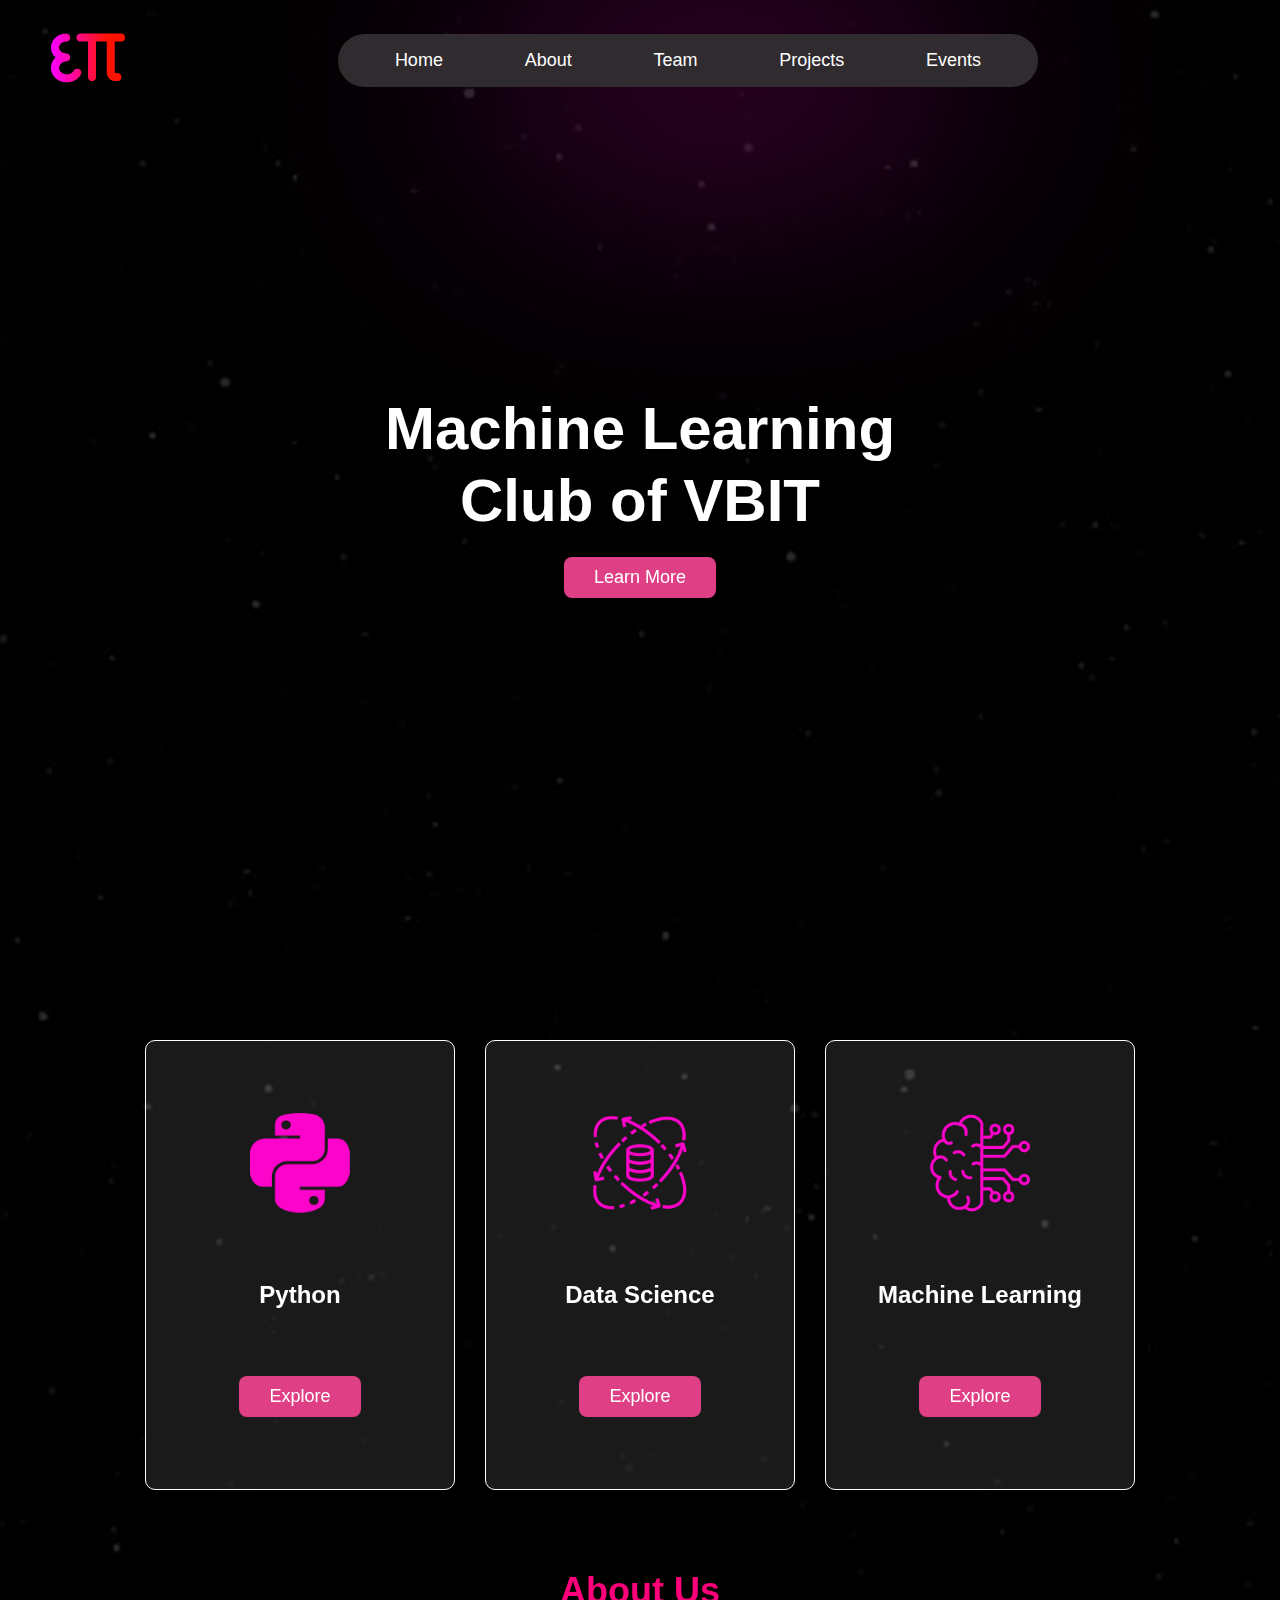
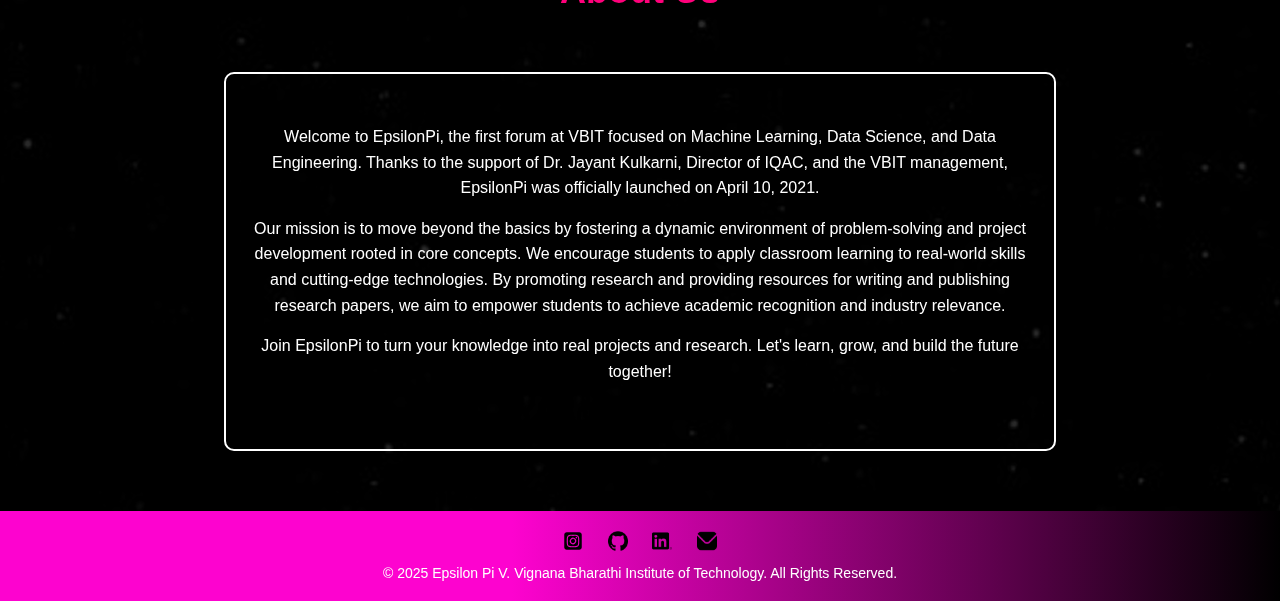
<file: index.html>
<!DOCTYPE html>
<html lang="en">
<head>
    <meta charset="UTF-8">
    <meta name="viewport" content="width=device-width, initial-scale=1.0">
    <title>Epsilon Pi Club - Machine Learning Club of VBIT</title>
    <link rel="stylesheet" href="style.css">
    <meta name="description" content="Epsilon Pi is the Machine Learning Club of VBIT, focusing on Machine Learning, Data Science, and Data Engineering.">
    <meta name="keywords" content="Epsilon Pi, Machine Learning, Data Science, Data Engineering, VBIT">
    <meta name="author" content="Epsilon Pi Club">
</head>
<body>
    <!-- Navigation Bar -->
    <nav class="navbar">
        <div class="logo">
            <img src="assets/images/favic.png" alt="logo">
        </div>
        <div class="nav-links">
            <a href="index.html">Home</a>
            <a href="#about">About</a>
            <a href="team.html">Team</a>
            <a href="projects.html">Projects</a>
            <a href="#events">Events</a>
        </div>
        <div class="hamburger">
            <span></span>
            <span></span>
            <span></span>
        </div>
    </nav>

    <!-- Hero Section -->
    <section id="home" class="hero">
        <h1>Machine Learning <br> Club of VBIT</h1>
        <a href="#about"><button class="btn">Learn More</button></a>
    </section>

    <!-- Features Section -->
    <section class="features">
        <div class="card">
            <img src="assets/images/icons/python-icon.png" alt="Python">
            <h3>Python</h3>
            <a href="python.html"><button class="btn">Explore</button></a>
        </div>
        <div class="card">
            <img src="assets/images/icons/ds-icon.png" alt="Data Science Icon">
            <h3>Data Science</h3>
            <a href="ds.html"><button class="btn">Explore</button></a>
        </div>
        <div class="card">
            <img src="assets/images/icons/ml-icon.png" alt="Machine Learning Icon">
            <h3>Machine Learning</h3>
            <a href="ml.html"><button class="btn">Explore</button></a>
        </div>
    </section>

    <!-- About Us Section -->
    <h2 id="about-header">About Us</h2>
    <section class="about-container">
        <section id="about" class="about">
            <p>
                Welcome to EpsilonPi, the first forum at VBIT focused on Machine Learning, Data Science, and Data Engineering. Thanks to the support of Dr. Jayant Kulkarni, Director of IQAC, and the VBIT management, EpsilonPi was officially launched on April 10, 2021.
            </p>
            <p>
                Our mission is to move beyond the basics by fostering a dynamic environment of problem-solving and project development rooted in core concepts. We encourage students to apply classroom learning to real-world skills and cutting-edge technologies. By promoting research and providing resources for writing and publishing research papers, we aim to empower students to achieve academic recognition and industry relevance.
            </p>
            <p>
                Join EpsilonPi to turn your knowledge into real projects and research. Let's learn, grow, and build the future together!
            </p>
        </section>
    </section>

    <!-- Footer -->
    <footer class="footer">
        <div class="social-icons">
            <a href="https://www.instagram.com/epsilonpi.club" target="_blank"><img src="assets/images/icons/instagram.svg" alt="Instagram"></a>
            <a href="https://github.com/epsilonpi-club" target="_blank"><img src="assets/images/icons/github.png" alt="Github"></a>
            <a href="https://www.linkedin.com/company/epsilonpi" target="_blank"><img src="assets/images/icons/linkedin.png" alt="LinkedIn"></a>
            <a href="mailto:epsilonpiclub@gmail.com" target="_blank"><img src="assets/images/icons/mail.png" alt="Email"></a>
        </div>
        <p>© 2025 Epsilon Pi V. Vignana Bharathi Institute of Technology. All Rights Reserved.</p>
    </footer>

    <script src="script.js"></script>
</body>
</html>
</file>
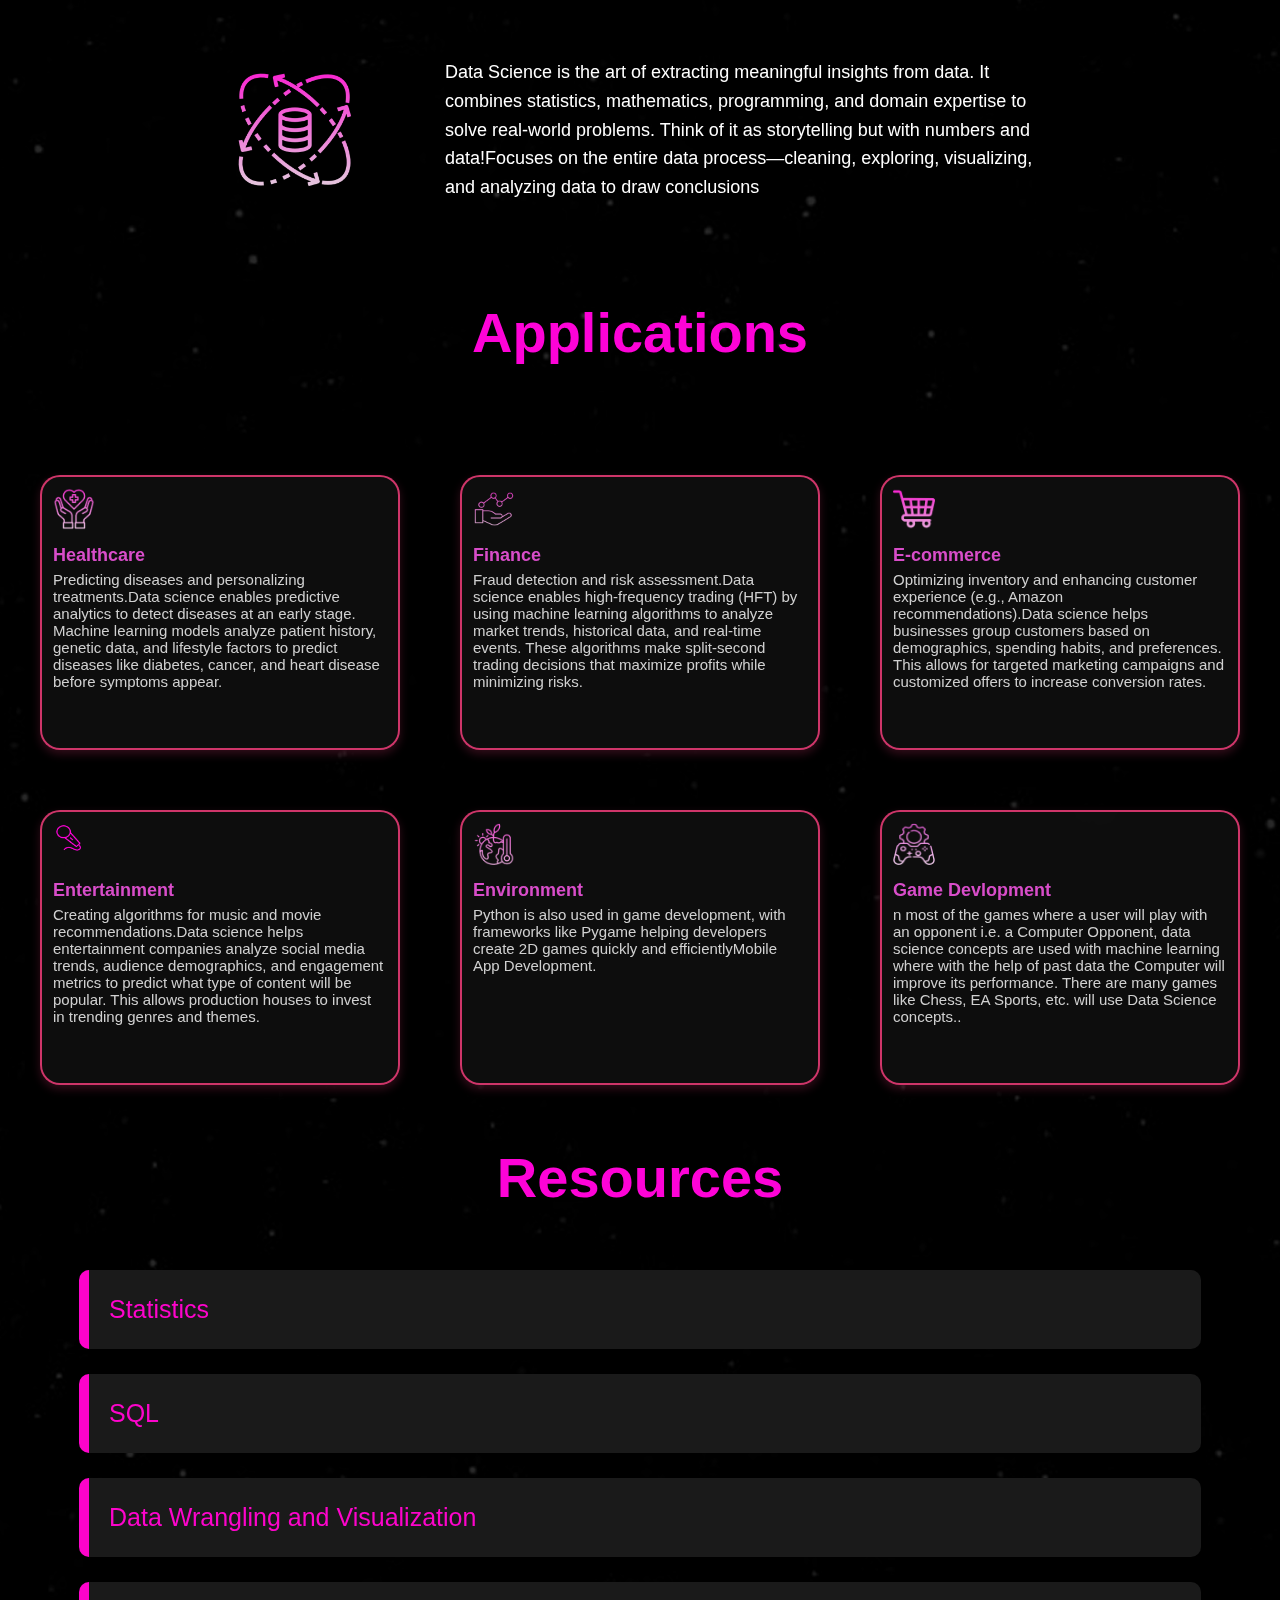
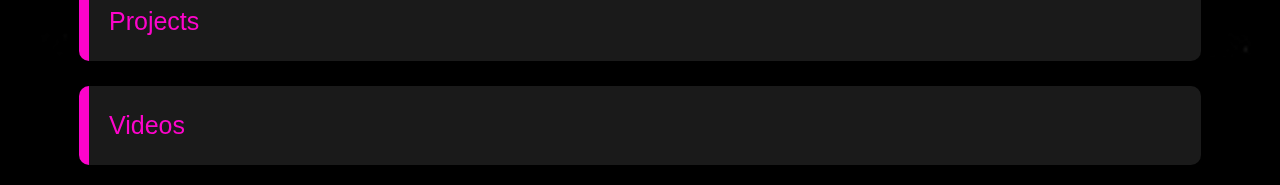
<file: ds-page/index.html>
<!DOCTYPE html>
<html lang="en">
<head>
    <meta charset="UTF-8">
    <meta name="viewport" content="width=device-width, initial-scale=1.0">
    <title>Python Page</title>
    <link rel="stylesheet" href="style.css">
</head>
<body>

    <!-- Python Logo and Info Section -->
    <section class="intro-section">
        <img src="DS-logo.png" alt="Python Logo" class="python-logo">
        <p class="intro-text">
            Data Science is the art of extracting meaningful insights from data. It combines statistics, mathematics, programming, and domain expertise to solve real-world problems. Think of it as storytelling but with numbers and data!Focuses on the entire data process—cleaning, exploring, visualizing, and analyzing data to draw conclusions
        </p>
    </section>
    

    <!-- Applications Section -->
    <section class="applications">
        <h1>Applications</h1>
        <div class="app-grid">
            <div class="app-box">
                <img src="icon1.png" alt="AI Icon">
                <div class="app-text">
                    <h3>Healthcare</h3>
                    <p>Predicting diseases and personalizing treatments.Data science enables predictive analytics to detect diseases at an early stage. Machine learning models analyze patient history, genetic data, and lifestyle factors to predict diseases like diabetes, cancer, and heart disease before symptoms appear.</p>
                </div>
            </div>
            <div class="app-box">
                <img src="icon2.png" alt="Automation Icon">
                <div class="app-text">
                    <h3>Finance</h3>
                    <p> Fraud detection and risk assessment.Data science enables high-frequency trading (HFT) by using machine learning algorithms to analyze market trends, historical data, and real-time events. These algorithms make split-second trading decisions that maximize profits while minimizing risks.</p>
                </div>
            </div>
            <div class="app-box">
                <img src="icon3.png" alt="AI Icon">
                <div class="app-text">
                    <h3>E-commerce</h3>
                    <p>Optimizing inventory and enhancing customer experience (e.g., Amazon recommendations).Data science helps businesses group customers based on demographics, spending habits, and preferences. This allows for targeted marketing campaigns and customized offers to increase conversion rates.</p>
                </div>
            </div>
            <div class="app-box">
                <img src="icon4.png" alt="Game Dev Icon">
                <div class="app-text">
                    <h3>Entertainment</h3>
                    <p>Creating algorithms for music and movie recommendations.Data science helps entertainment companies analyze social media trends, audience demographics, and engagement metrics to predict what type of content will be popular. This allows production houses to invest in trending genres and themes.</p>
                </div>
            </div>
            <div class="app-box">
                <img src="icon5.png" alt="App Dev Icon">
                <div class="app-text">
                    <h3>Environment</h3>
                    <p>Python is also used in game development, with frameworks like Pygame helping developers create 2D games quickly and efficientlyMobile App Development.</p>
                </div>
            </div>
            <div class="app-box">
                <img src="icon6.png" alt="Cybersecurity Icon">
                <div class="app-text">
                    <h3>Game Devlopment</h3>
                    <p>n most of the games where a user will play with an opponent i.e. a Computer Opponent, data science concepts are used with machine learning where with the help of past data the Computer will improve its performance. There are many games like Chess, EA Sports, etc. will use Data Science concepts..</p>
                </div>
            </div>
        </div>
    </section>

    <!-- Resources Section -->
    <section class="resources">
        <h1>Resources</h1>
        <div class="resource-buttons">
            <button>Statistics</button>
            <button>SQL</button>
            <button>Data Wrangling and Visualization</button>
            <button>Projects</button>
            <button>Videos</button>
        </div>
    </section>

</body>
</html>
</file>
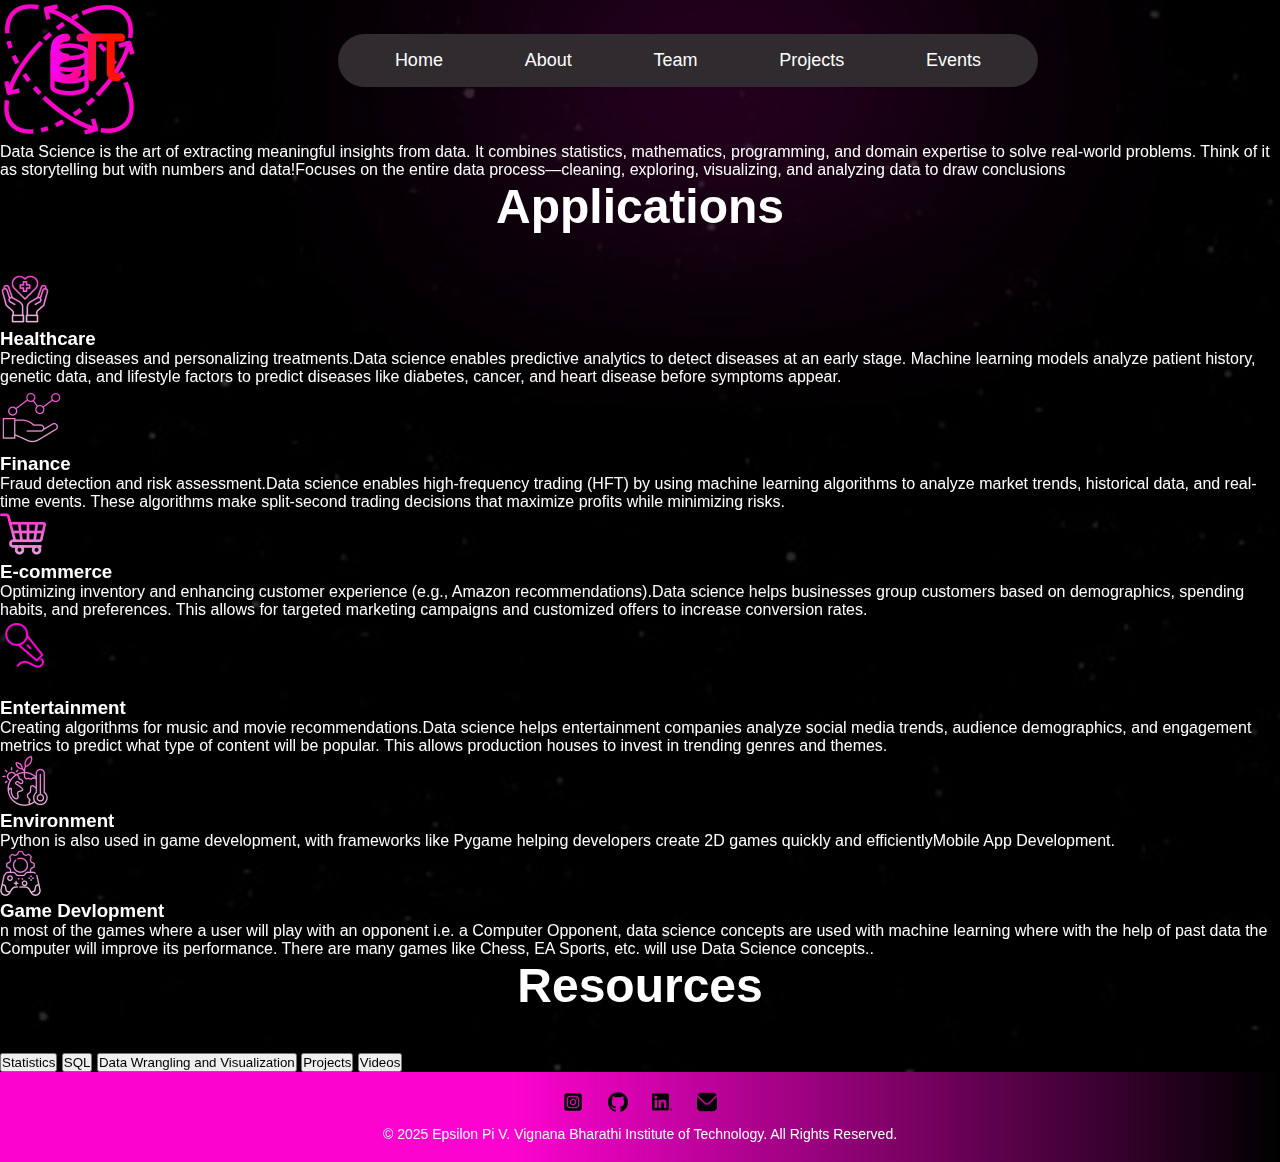
<file: ds/index.html>
<!DOCTYPE html>
<html lang="en">
<head>
    <meta charset="UTF-8">
    <meta name="viewport" content="width=device-width, initial-scale=1.0">
    <title>DS Page</title>
    <link rel="stylesheet" href="./../style.css">
</head>
<body>
    <!-- Navigation Bar -->
    <nav class="navbar">
        <div class="logo">
            <img src="./../assets/images/favic.png" alt="logo">
        </div>
        <div class="nav-links">
            <a href="/">Home</a>
            <a href="/../#about">About</a>
            <a href="/team">Team</a>
            <a href="#project">Projects</a>
            <a href="#events">Events</a>
        </div>
        <div class="hamburger">
            <span></span>
            <span></span>
            <span></span>
        </div>
    </nav>

    <!-- Python Logo and Info Section -->
    <section class="intro-section">
        <img src="./../assets/images/icons/ds-icon.png" alt="DS Logo" class="feature-logo">
        <p class="intro-text">
            Data Science is the art of extracting meaningful insights from data. It combines statistics, mathematics, programming, and domain expertise to solve real-world problems. Think of it as storytelling but with numbers and data!Focuses on the entire data process—cleaning, exploring, visualizing, and analyzing data to draw conclusions
        </p>
    </section>
    

    <!-- Applications Section -->
    <section class="applications">
        <h1>Applications</h1>
        <div class="app-grid">
            <div class="app-box">
                <img src="./../assets/images/icons/ds/icon1.png" alt="AI Icon">
                <div class="app-text">
                    <h3>Healthcare</h3>
                    <p>Predicting diseases and personalizing treatments.Data science enables predictive analytics to detect diseases at an early stage. Machine learning models analyze patient history, genetic data, and lifestyle factors to predict diseases like diabetes, cancer, and heart disease before symptoms appear.</p>
                </div>
            </div>
            <div class="app-box">
                <img src="./../assets/images/icons/ds/icon2.png" alt="Automation Icon">
                <div class="app-text">
                    <h3>Finance</h3>
                    <p> Fraud detection and risk assessment.Data science enables high-frequency trading (HFT) by using machine learning algorithms to analyze market trends, historical data, and real-time events. These algorithms make split-second trading decisions that maximize profits while minimizing risks.</p>
                </div>
            </div>
            <div class="app-box">
                <img src="./../assets/images/icons/ds/icon3.png" alt="AI Icon">
                <div class="app-text">
                    <h3>E-commerce</h3>
                    <p>Optimizing inventory and enhancing customer experience (e.g., Amazon recommendations).Data science helps businesses group customers based on demographics, spending habits, and preferences. This allows for targeted marketing campaigns and customized offers to increase conversion rates.</p>
                </div>
            </div>
            <div class="app-box">
                <img src="./../assets/images/icons/ds/icon4.png" alt="Game Dev Icon">
                <div class="app-text">
                    <h3>Entertainment</h3>
                    <p>Creating algorithms for music and movie recommendations.Data science helps entertainment companies analyze social media trends, audience demographics, and engagement metrics to predict what type of content will be popular. This allows production houses to invest in trending genres and themes.</p>
                </div>
            </div>
            <div class="app-box">
                <img src="./../assets/images/icons/ds/icon5.png" alt="App Dev Icon">
                <div class="app-text">
                    <h3>Environment</h3>
                    <p>Python is also used in game development, with frameworks like Pygame helping developers create 2D games quickly and efficientlyMobile App Development.</p>
                </div>
            </div>
            <div class="app-box">
                <img src="./../assets/images/icons/ds/icon6.png" alt="Cybersecurity Icon">
                <div class="app-text">
                    <h3>Game Devlopment</h3>
                    <p>n most of the games where a user will play with an opponent i.e. a Computer Opponent, data science concepts are used with machine learning where with the help of past data the Computer will improve its performance. There are many games like Chess, EA Sports, etc. will use Data Science concepts..</p>
                </div>
            </div>
        </div>
    </section>

    <!-- Resources Section -->
    <section class="resources">
        <h1>Resources</h1>
        <div class="resource-buttons">
            <button>Statistics</button>
            <button>SQL</button>
            <button>Data Wrangling and Visualization</button>
            <button>Projects</button>
            <button>Videos</button>
        </div>
    </section>

    <!-- Footer -->
    <footer class="footer">
        <div class="social-icons">
            <a href="https://www.instagram.com/epsilonpi.club" target="_blank"><img src="./../assets/images/icons/instagram.svg" alt="Instagram"></a>
            <a href="https://github.com/epsilonpi-club" target="_blank"><img src="./../assets/images/icons/github.png" alt="Github"></a>
            <a href="https://www.linkedin.com/company/epsilonpi" target="_blank"><img src="./../assets/images/icons/linkedin.png" alt="LinkedIn"></a>
            <a href="mailto:epsilonpiclub@gmail.com" target="_blank"><img src="./../assets/images/icons/mail.png" alt="Email"></a>
        </div>
        <p>© 2025 Epsilon Pi V. Vignana Bharathi Institute of Technology. All Rights Reserved.</p>
    </footer>
    <script src="./../script.js"></script>
</body>
</html>
</file>
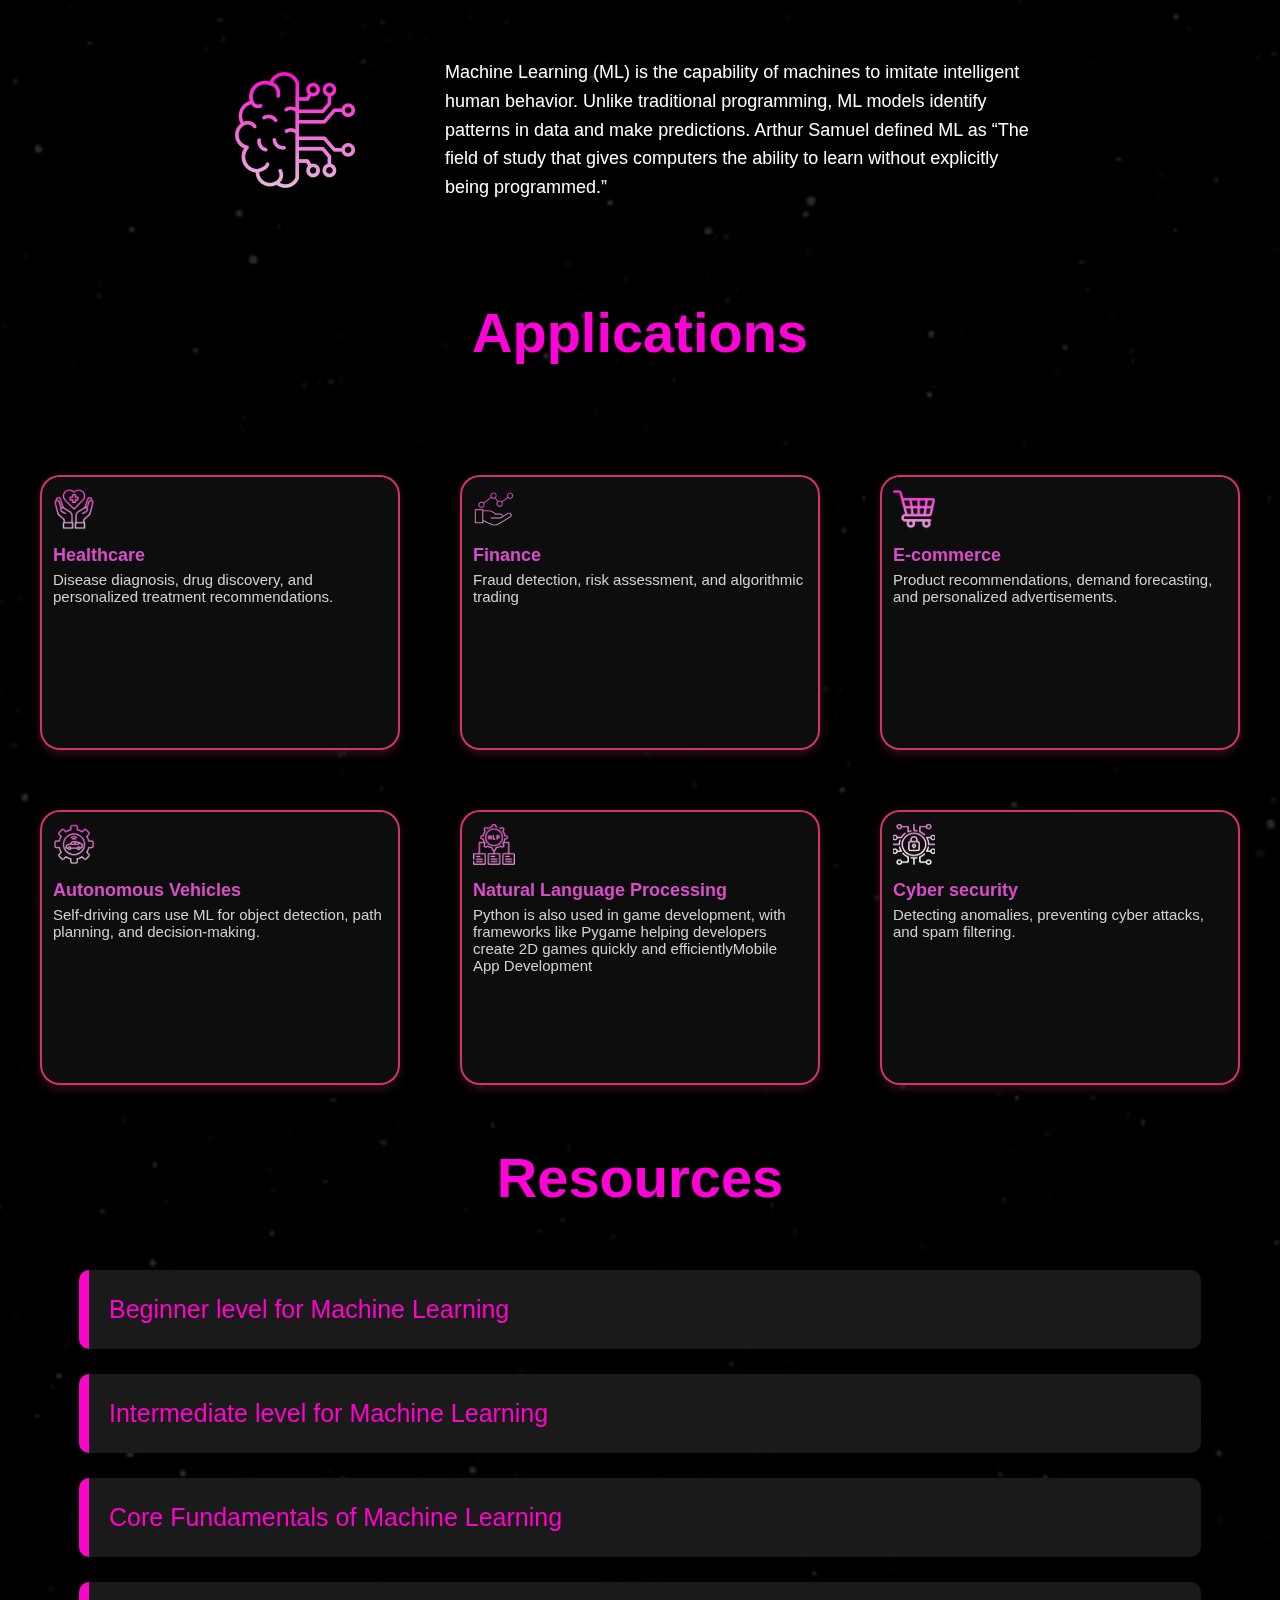
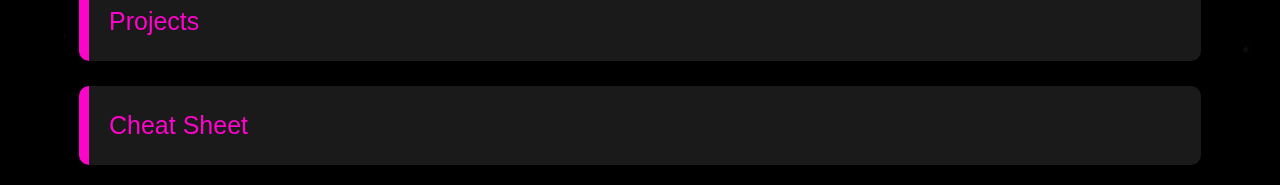
<file: ml-page/index.html>
<!DOCTYPE html>
<html lang="en">
<head>
    <meta charset="UTF-8">
    <meta name="viewport" content="width=device-width, initial-scale=1.0">
    <title>Python Page</title>
    <link rel="stylesheet" href="style.css">
</head>
<body>

    <!-- Python Logo and Info Section -->
    <section class="intro-section">
        <img src="ml-logo.png" alt="Python Logo" class="python-logo">
        <p class="intro-text">
            Machine Learning (ML) is the capability of machines to imitate intelligent human behavior. Unlike traditional programming, ML models identify patterns in data and make predictions. Arthur Samuel defined ML as “The field of study that gives computers the ability to learn without explicitly being programmed.”
        </p>
    </section>
    

    <!-- Applications Section -->
    <section class="applications">
        <h1>Applications</h1>
        <div class="app-grid">
            <div class="app-box">
                <img src="icon1.png" alt="AI Icon">
                <div class="app-text">
                    <h3>Healthcare</h3>
                    <p>Disease diagnosis, drug discovery, and personalized treatment recommendations.</p>
                </div>
            </div>
            <div class="app-box">
                <img src="icon2.png" alt="Automation Icon">
                <div class="app-text">
                    <h3>Finance</h3>
                    <p> Fraud detection, risk assessment, and algorithmic trading</p>
                </div>
            </div>
            <div class="app-box">
                <img src="icon3.png" alt="AI Icon">
                <div class="app-text">
                    <h3>E-commerce</h3>
                    <p>Product recommendations, demand forecasting, and personalized advertisements.</p>
                </div>
            </div>
            <div class="app-box">
                <img src="icon4.png" alt="Game Dev Icon">
                <div class="app-text">
                    <h3>Autonomous Vehicles</h3>
                    <p>Self-driving cars use ML for object detection, path planning, and decision-making.</p>
                </div>
            </div>
            <div class="app-box">
                <img src="icon5.png" alt="App Dev Icon">
                <div class="app-text">
                    <h3>Natural Language Processing</h3>
                    <p>Python is also used in game development, with frameworks like Pygame helping developers create 2D games quickly and efficientlyMobile App Development</p>
                </div>
            </div>
            <div class="app-box">
                <img src="icon6.png" alt="Cybersecurity Icon">
                <div class="app-text">
                    <h3>Cyber security</h3>
                    <p>Detecting anomalies, preventing cyber attacks, and spam filtering.</p>
                </div>
            </div>
        </div>
    </section>

    <!-- Resources Section -->
    <section class="resources">
        <h1>Resources</h1>
        <div class="resource-buttons">
            <button>Beginner level for Machine Learning</button>
            <button>Intermediate level for Machine Learning</button>
            <button>Core Fundamentals of Machine Learning</button>
            <button>Projects</button>
            <button>Cheat Sheet</button>
        </div>
    </section>

</body>
</html>
</file>
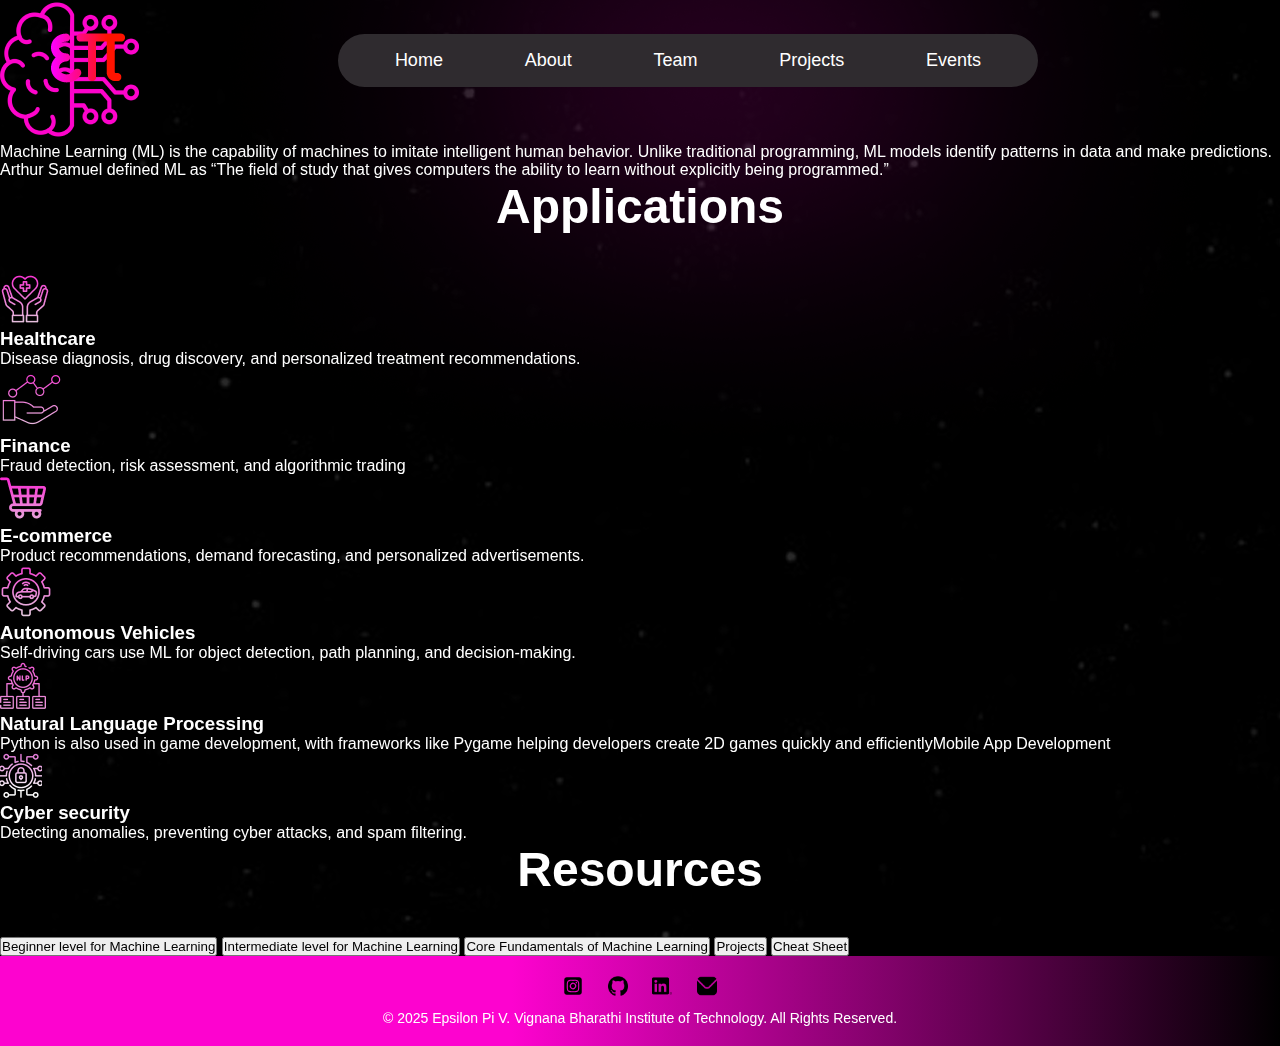
<file: ml/index.html>
<!DOCTYPE html>
<html lang="en">
<head>
    <meta charset="UTF-8">
    <meta name="viewport" content="width=device-width, initial-scale=1.0">
    <title>ML Page</title>
    <link rel="stylesheet" href="./../style.css">
</head>
<body>
    <!-- Navigation Bar -->
    <nav class="navbar">
        <div class="logo">
            <img src="./../assets/images/favic.png" alt="logo">
        </div>
        <div class="nav-links">
            <a href="/">Home</a>
            <a href="/../#about">About</a>
            <a href="/team">Team</a>
            <a href="#project">Projects</a>
            <a href="#events">Events</a>
        </div>
        <div class="hamburger">
            <span></span>
            <span></span>
            <span></span>
        </div>
    </nav>

    <!-- Python Logo and Info Section -->
    <section class="intro-section">
        <img src="./../assets/images/icons/ml-icon.png" alt="ML Logo" class="feature-logo">
        <p class="intro-text">
            Machine Learning (ML) is the capability of machines to imitate intelligent human behavior. Unlike traditional programming, ML models identify patterns in data and make predictions. Arthur Samuel defined ML as “The field of study that gives computers the ability to learn without explicitly being programmed.”
        </p>
    </section>
    

    <!-- Applications Section -->
    <section class="applications">
        <h1>Applications</h1>
        <div class="app-grid">
            <div class="app-box">
                <img src="./../assets/images/icons/ml/icon1.png" alt="AI Icon">
                <div class="app-text">
                    <h3>Healthcare</h3>
                    <p>Disease diagnosis, drug discovery, and personalized treatment recommendations.</p>
                </div>
            </div>
            <div class="app-box">
                <img src="./../assets/images/icons/ml/icon2.png" alt="Automation Icon">
                <div class="app-text">
                    <h3>Finance</h3>
                    <p> Fraud detection, risk assessment, and algorithmic trading</p>
                </div>
            </div>
            <div class="app-box">
                <img src="./../assets/images/icons/ml/icon3.png" alt="AI Icon">
                <div class="app-text">
                    <h3>E-commerce</h3>
                    <p>Product recommendations, demand forecasting, and personalized advertisements.</p>
                </div>
            </div>
            <div class="app-box">
                <img src="./../assets/images/icons/ml/icon4.png" alt="Game Dev Icon">
                <div class="app-text">
                    <h3>Autonomous Vehicles</h3>
                    <p>Self-driving cars use ML for object detection, path planning, and decision-making.</p>
                </div>
            </div>
            <div class="app-box">
                <img src="./../assets/images/icons/ml/icon5.png" alt="App Dev Icon">
                <div class="app-text">
                    <h3>Natural Language Processing</h3>
                    <p>Python is also used in game development, with frameworks like Pygame helping developers create 2D games quickly and efficientlyMobile App Development</p>
                </div>
            </div>
            <div class="app-box">
                <img src="./../assets/images/icons/ml/icon6.png" alt="Cybersecurity Icon">
                <div class="app-text">
                    <h3>Cyber security</h3>
                    <p>Detecting anomalies, preventing cyber attacks, and spam filtering.</p>
                </div>
            </div>
        </div>
    </section>

    <!-- Resources Section -->
    <section class="resources">
        <h1>Resources</h1>
        <div class="resource-buttons">
            <button>Beginner level for Machine Learning</button>
            <button>Intermediate level for Machine Learning</button>
            <button>Core Fundamentals of Machine Learning</button>
            <button>Projects</button>
            <button>Cheat Sheet</button>
        </div>
    </section>

    <!-- Footer -->
    <footer class="footer">
        <div class="social-icons">
            <a href="https://www.instagram.com/epsilonpi.club" target="_blank"><img src="./../assets/images/icons/instagram.svg" alt="Instagram"></a>
            <a href="https://github.com/epsilonpi-club" target="_blank"><img src="./../assets/images/icons/github.png" alt="Github"></a>
            <a href="https://www.linkedin.com/company/epsilonpi" target="_blank"><img src="./../assets/images/icons/linkedin.png" alt="LinkedIn"></a>
            <a href="mailto:epsilonpiclub@gmail.com" target="_blank"><img src="./../assets/images/icons/mail.png" alt="Email"></a>
        </div>
        <p>© 2025 Epsilon Pi V. Vignana Bharathi Institute of Technology. All Rights Reserved.</p>
    </footer>
    <script src="./../script.js"></script>
</body>
</html>
</file>
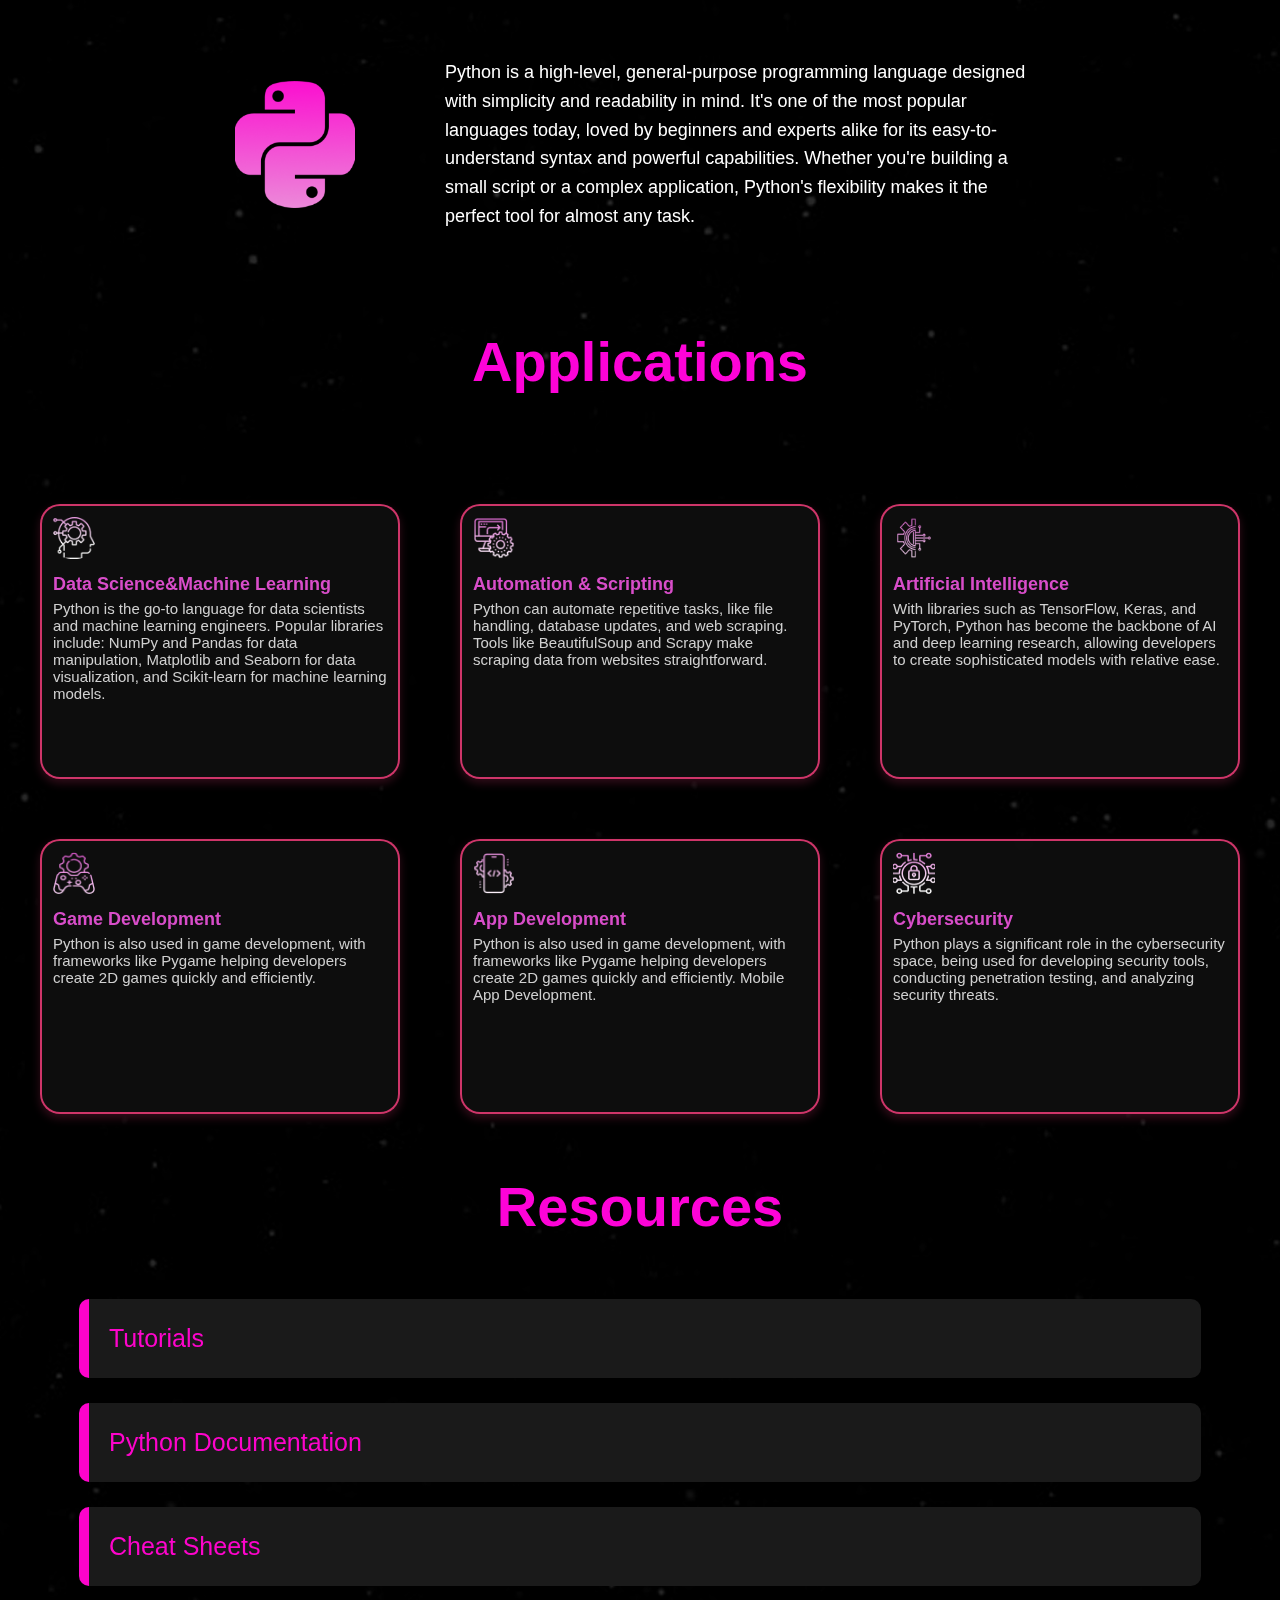
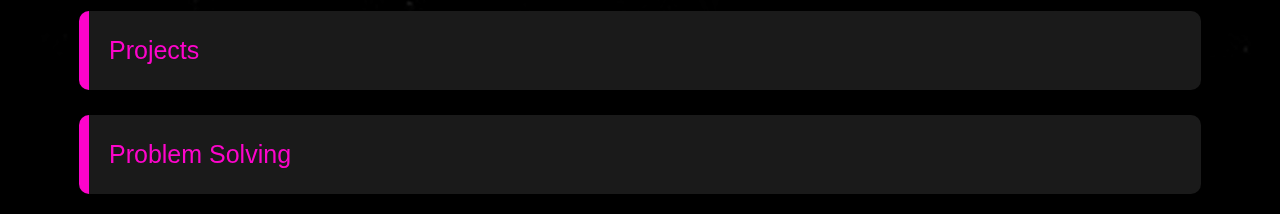
<file: python-page/index.html>
<!DOCTYPE html>
<html lang="en">
<head>
    <meta charset="UTF-8">
    <meta name="viewport" content="width=device-width, initial-scale=1.0">
    <title>Python Page</title>
    <link rel="stylesheet" href="style.css">
</head>
<body>

    <!-- Python Logo and Info Section -->
    <section class="intro-section">
        <img src="python-logo.png" alt="Python Logo" class="python-logo">
        <p class="intro-text">
            Python is a high-level, general-purpose programming language designed with simplicity and readability in mind. 
            It's one of the most popular languages today, loved by beginners and experts alike for its easy-to-understand syntax 
            and powerful capabilities. Whether you're building a small script or a complex application, Python's flexibility makes it 
            the perfect tool for almost any task.
        </p>
    </section>
    

    <!-- Applications Section -->
    <section class="applications">
        <h1>Applications</h1>
        <div class="app-grid">
            <div class="app-box">
                <img src="icon1.png" alt="AI Icon">
                <div class="app-text">
                    <h3>Data Science&Machine Learning</h3>
                    <p>Python is the go-to language for data scientists and machine learning engineers. Popular libraries include: NumPy and Pandas for data manipulation, Matplotlib and Seaborn for data visualization, and Scikit-learn for machine learning models.</p>
                </div>
            </div>
            <div class="app-box">
                <img src="icon2.png" alt="Automation Icon">
                <div class="app-text">
                    <h3>Automation & Scripting</h3>
                    <p>Python can automate repetitive tasks, like file handling, database updates, and web scraping. Tools like BeautifulSoup and Scrapy make scraping data from websites straightforward.</p>
                </div>
            </div>
            <div class="app-box">
                <img src="icon3.png" alt="AI Icon">
                <div class="app-text">
                    <h3>Artificial Intelligence</h3>
                    <p>With libraries such as TensorFlow, Keras, and PyTorch, Python has become the backbone of AI and deep learning research, allowing developers to create sophisticated models with relative ease.</p>
                </div>
            </div>
            <div class="app-box">
                <img src="icon4.png" alt="Game Dev Icon">
                <div class="app-text">
                    <h3>Game Development</h3>
                    <p>Python is also used in game development, with frameworks like Pygame helping developers create 2D games quickly and efficiently.</p>
                </div>
            </div>
            <div class="app-box">
                <img src="icon5.png" alt="App Dev Icon">
                <div class="app-text">
                    <h3>App Development</h3>
                    <p>Python is also used in game development, with frameworks like Pygame helping developers create 2D games quickly and efficiently. Mobile App Development.</p>
                </div>
            </div>
            <div class="app-box">
                <img src="icon6.png" alt="Cybersecurity Icon">
                <div class="app-text">
                    <h3>Cybersecurity</h3>
                    <p>Python plays a significant role in the cybersecurity space, being used for developing security tools, conducting penetration testing, and analyzing security threats.</p>
                </div>
            </div>
        </div>
    </section>

    <!-- Resources Section -->
    <section class="resources">
        <h1>Resources</h1>
        <div class="resource-buttons">
            <button>Tutorials</button>
            <button>Python Documentation</button>
            <button>Cheat Sheets</button>
            <button>Projects</button>
            <button>Problem Solving</button>
        </div>
    </section>

</body>
</html>
</file>
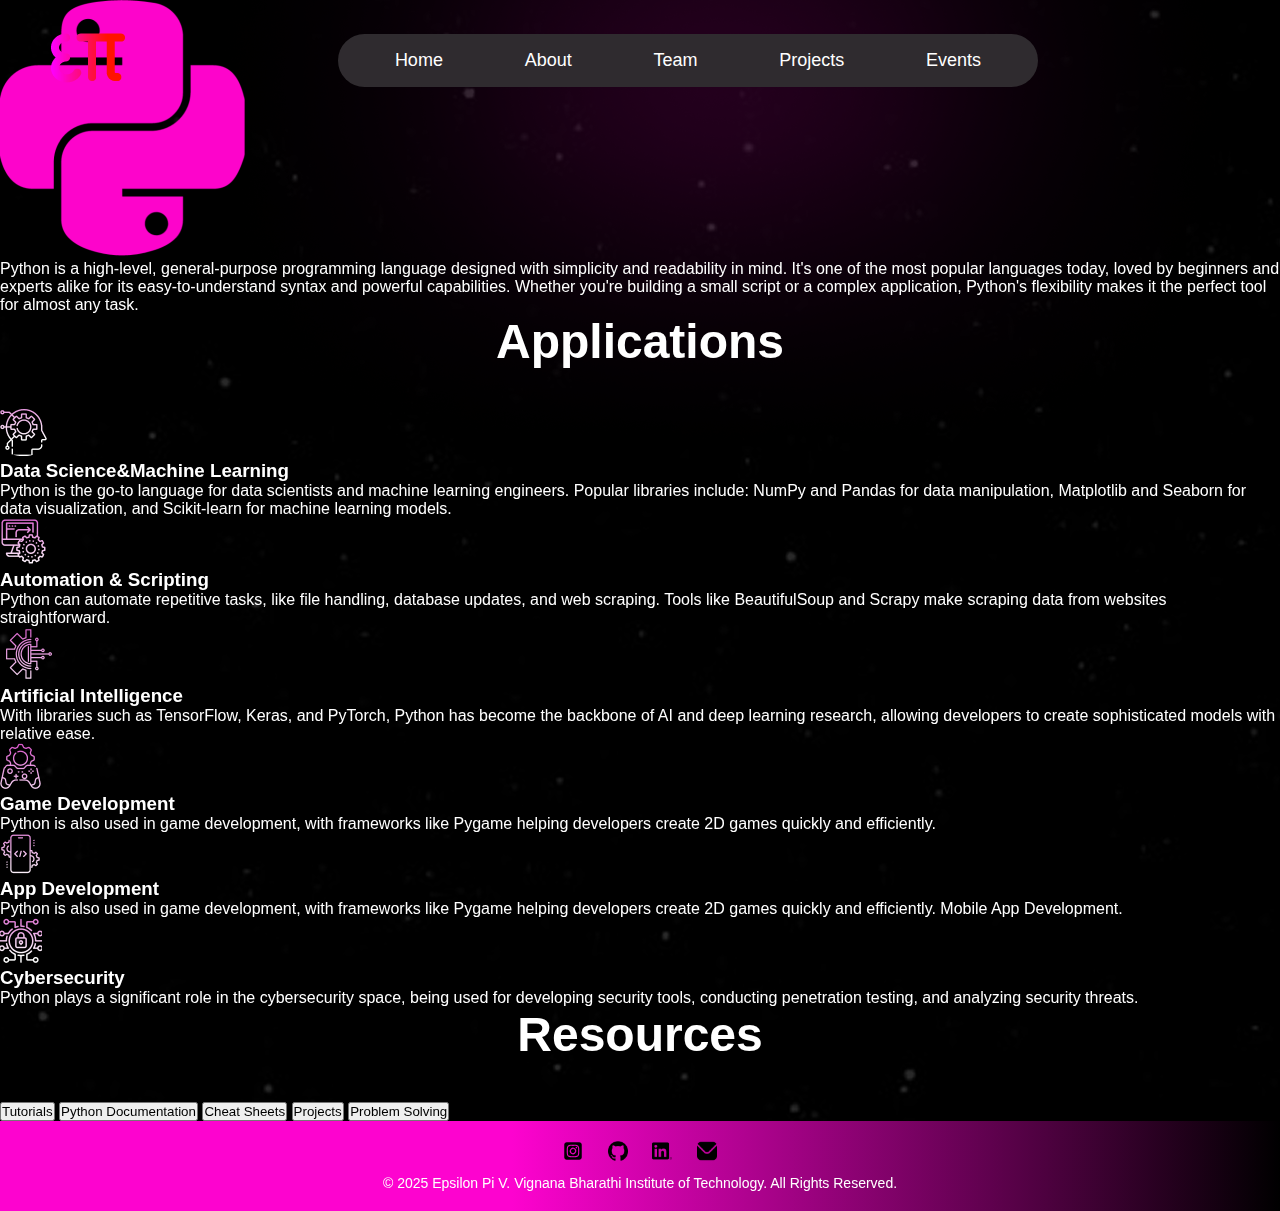
<file: python/index.html>
<!DOCTYPE html>
<html lang="en">
<head>
    <meta charset="UTF-8">
    <meta name="viewport" content="width=device-width, initial-scale=1.0">
    <title>Python Page</title>
    <link rel="stylesheet" href="./../style.css">
</head>
<body>
    <!-- Navigation Bar -->
    <nav class="navbar">
        <div class="logo">
            <img src="./../assets/images/favic.png" alt="logo">
        </div>
        <div class="nav-links">
            <a href="/">Home</a>
            <a href="/../#about">About</a>
            <a href="/team">Team</a>
            <a href="#project">Projects</a>
            <a href="#events">Events</a>
        </div>
        <div class="hamburger">
            <span></span>
            <span></span>
            <span></span>
        </div>
    </nav>

    <!-- Python Logo and Info Section -->
    <section class="intro-section">
        <img src="./../assets/images/icons/python-icon.png" alt="Python Logo" class="feature-logo">
        <p class="intro-text">
            Python is a high-level, general-purpose programming language designed with simplicity and readability in mind. 
            It's one of the most popular languages today, loved by beginners and experts alike for its easy-to-understand syntax 
            and powerful capabilities. Whether you're building a small script or a complex application, Python's flexibility makes it 
            the perfect tool for almost any task.
        </p>
    </section>
    

    <!-- Applications Section -->
    <section class="applications">
        <h1>Applications</h1>
        <div class="app-grid">
            <div class="app-box">
                <img src="./../assets/images/icons/python/icon1.png" alt="AI Icon">
                <div class="app-text">
                    <h3>Data Science&Machine Learning</h3>
                    <p>Python is the go-to language for data scientists and machine learning engineers. Popular libraries include: NumPy and Pandas for data manipulation, Matplotlib and Seaborn for data visualization, and Scikit-learn for machine learning models.</p>
                </div>
            </div>
            <div class="app-box">
                <img src="./../assets/images/icons/python/icon2.png" alt="Automation Icon">
                <div class="app-text">
                    <h3>Automation & Scripting</h3>
                    <p>Python can automate repetitive tasks, like file handling, database updates, and web scraping. Tools like BeautifulSoup and Scrapy make scraping data from websites straightforward.</p>
                </div>
            </div>
            <div class="app-box">
                <img src="./../assets/images/icons/python/icon3.png" alt="AI Icon">
                <div class="app-text">
                    <h3>Artificial Intelligence</h3>
                    <p>With libraries such as TensorFlow, Keras, and PyTorch, Python has become the backbone of AI and deep learning research, allowing developers to create sophisticated models with relative ease.</p>
                </div>
            </div>
            <div class="app-box">
                <img src="./../assets/images/icons/python/icon4.png" alt="Game Dev Icon">
                <div class="app-text">
                    <h3>Game Development</h3>
                    <p>Python is also used in game development, with frameworks like Pygame helping developers create 2D games quickly and efficiently.</p>
                </div>
            </div>
            <div class="app-box">
                <img src="./../assets/images/icons/python/icon5.png" alt="App Dev Icon">
                <div class="app-text">
                    <h3>App Development</h3>
                    <p>Python is also used in game development, with frameworks like Pygame helping developers create 2D games quickly and efficiently. Mobile App Development.</p>
                </div>
            </div>
            <div class="app-box">
                <img src="./../assets/images/icons/python/icon6.png" alt="Cybersecurity Icon">
                <div class="app-text">
                    <h3>Cybersecurity</h3>
                    <p>Python plays a significant role in the cybersecurity space, being used for developing security tools, conducting penetration testing, and analyzing security threats.</p>
                </div>
            </div>
        </div>
    </section>

    <!-- Resources Section -->
    <section class="resources">
        <h1>Resources</h1>
        <div class="resource-buttons">
            <button>Tutorials</button>
            <button>Python Documentation</button>
            <button>Cheat Sheets</button>
            <button>Projects</button>
            <button>Problem Solving</button>
        </div>
    </section>

    <!-- Footer -->
    <footer class="footer">
        <div class="social-icons">
            <a href="https://www.instagram.com/epsilonpi.club" target="_blank"><img src="./../assets/images/icons/instagram.svg" alt="Instagram"></a>
            <a href="https://github.com/epsilonpi-club" target="_blank"><img src="./../assets/images/icons/github.png" alt="Github"></a>
            <a href="https://www.linkedin.com/company/epsilonpi" target="_blank"><img src="./../assets/images/icons/linkedin.png" alt="LinkedIn"></a>
            <a href="mailto:epsilonpiclub@gmail.com" target="_blank"><img src="./../assets/images/icons/mail.png" alt="Email"></a>
        </div>
        <p>© 2025 Epsilon Pi V. Vignana Bharathi Institute of Technology. All Rights Reserved.</p>
    </footer>
    <script src="./../script.js"></script>
</body>
</html>
</file>
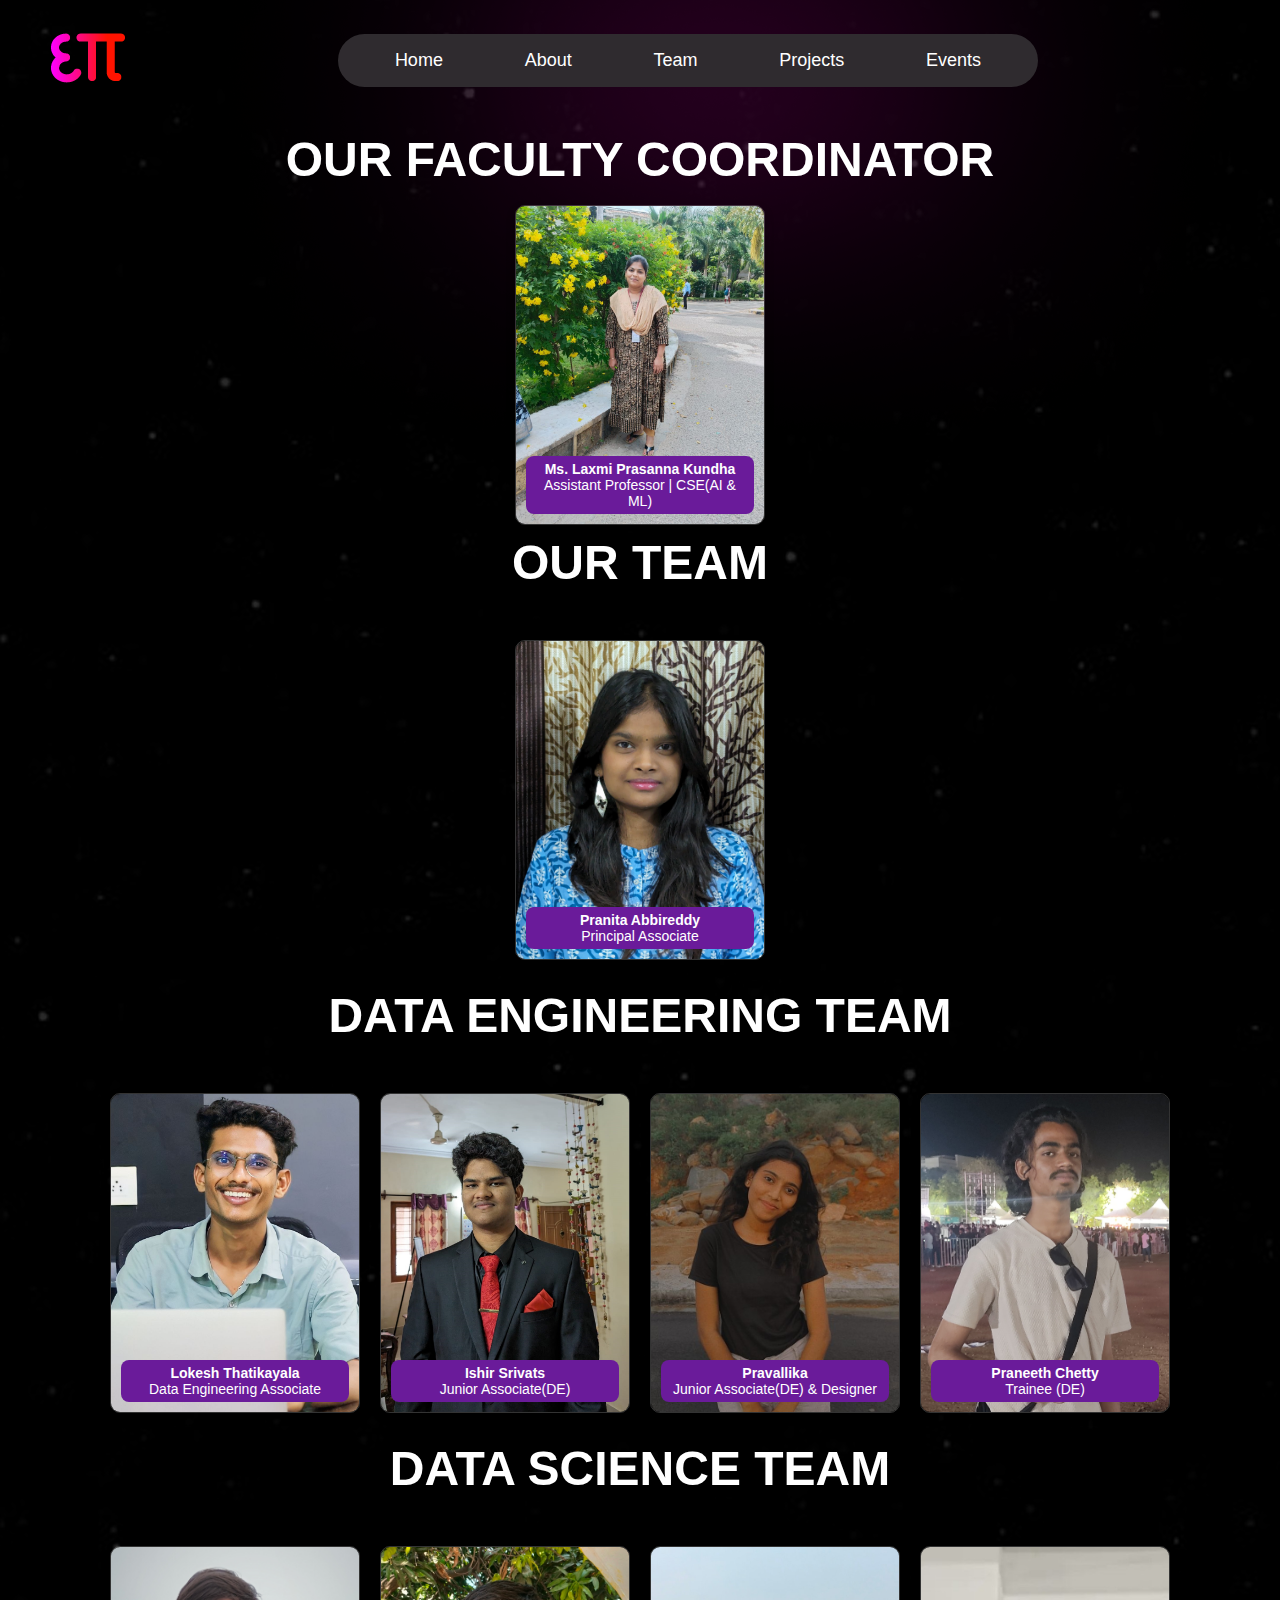
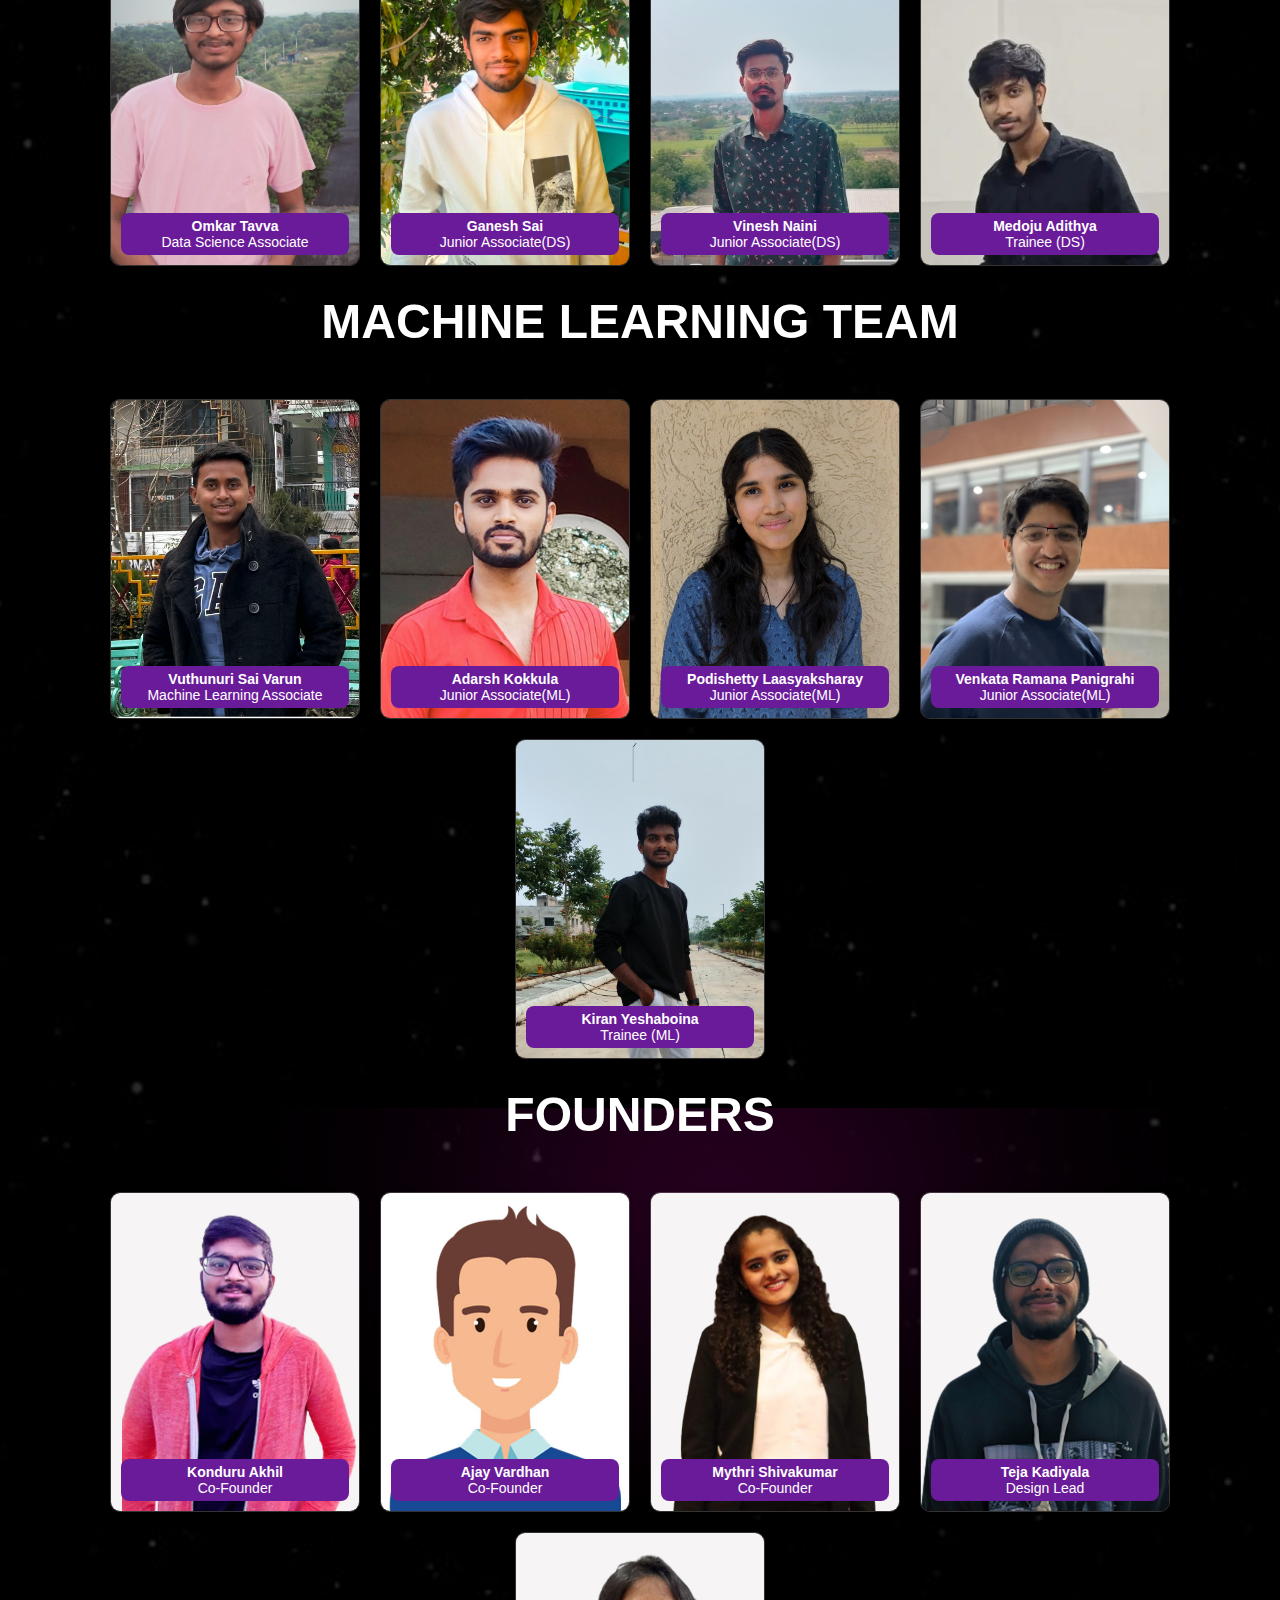
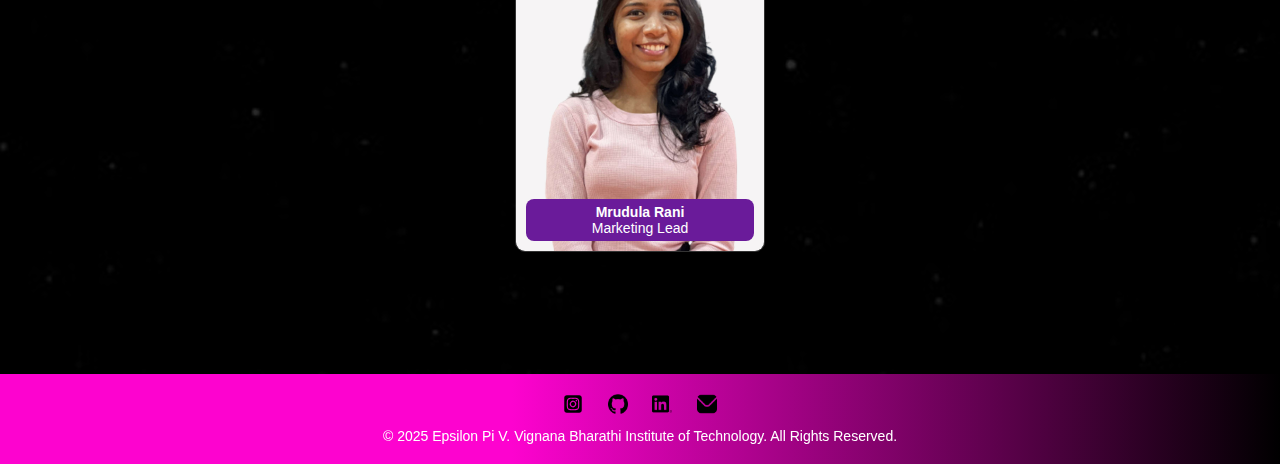
<file: team/index.html>
<!DOCTYPE html>
<html lang="en">
<head>
    <meta charset="UTF-8">
    <meta name="viewport" content="width=device-width, initial-scale=1.0">
    <title>Our Team - Epsilon Pi</title>
    <link rel="stylesheet" href="./../style.css">
</head>
<body>
    <!-- Navigation Bar -->
    <nav class="navbar">
        <div class="logo">
            <img src="./../assets/images/favic.png" alt="logo">
        </div>
        <div class="nav-links">
            <a href="/">Home</a>
            <a href="/../#about">About</a>
            <a href="/team">Team</a>
            <a href="#project">Projects</a>
            <a href="#events">Events</a>
        </div>
        <div class="hamburger">
            <span></span>
            <span></span>
            <span></span>
        </div>
    </nav>

    <main class="team">
        <div class="team-hierarchy">
            <!-- Faculty Coordinator -->
            <h1 class="faculty-coordinator-header">OUR FACULTY COORDINATOR</h1>
            <div class="team-member">
                <img src="./../assets/images/team/tenure-4/faculty-coordinator.png" alt="Assistant Professor | CSE(AI & ML)">
                <div class="position-overlay">
                    <p><b>Ms. Laxmi Prasanna Kundha</b></p>
                    <p>Assistant Professor | CSE(AI & ML)</p>
                </div>
            </div>
            <h1>OUR TEAM</h1>
            <div class="team-member">
                <img src="./../assets/images/team/tenure-4/Pranita.jpeg" alt="Principal Associate">
                <div class="position-overlay">
                    <p><b>Pranita Abbireddy</b></p>
                    <p>Principal Associate</p>
                </div>
            </div>
            <br>
            <h1>DATA ENGINEERING TEAM</h1>
            <div class="row">
                <div class="team-member">
                    <img src="./../assets/images/team/tenure-4/Lokesh.jpg" alt="Data Engineering Associate">
                    <div class="position-overlay">
                        <p><b>Lokesh Thatikayala</b></p>
                        <p>Data Engineering Associate</p>
                    </div>
                </div>
                <div class="team-member">
                    <img src="./../assets/images/team/tenure-4/Ishir-Srivats.jpeg" alt="Junior Associate(DE)">
                    <div class="position-overlay">
                        <p><b>Ishir Srivats</b></p>
                        <p>Junior Associate(DE)</p>
                    </div>
                </div>
                <div class="team-member">
                    <img src="./../assets/images/team/tenure-4/Puppala-Pravallika.jpeg" alt="Junior Associate(DE) & Designer">
                    <div class="position-overlay">
                        <p><b>Pravallika</b></p>
                        <p>Junior Associate(DE) & Designer</p>
                    </div>
                </div>
                <div class="team-member">
                    <img src="./../assets/images/team/tenure-4/Praneeth-Chetty.jpg" alt="Trainee (DE)">
                    <div class="position-overlay">
                        <p><b>Praneeth Chetty</b></p>
                        <p>Trainee (DE)</p>
                    </div>
                </div>
            </div>
            <br>
            <h1>DATA SCIENCE TEAM</h1>
            <div class="row">
                <div class="team-member">
                    <img src="./../assets/images/team/tenure-4/Omkar-Tavva.jpeg" alt="Data Science Associate">
                    <div class="position-overlay">
                        <p><b>Omkar Tavva</b></p>
                        <p>Data Science Associate</p>
                    </div>
                </div>
                <div class="team-member">
                    <img src="./../assets/images/team/tenure-4/Ganesh.jpg" alt="Junior Associate(DS)">
                    <div class="position-overlay">
                        <p><b>Ganesh Sai</b></p>
                        <p>Junior Associate(DS)</p>
                    </div>
                </div>
                <div class="team-member">
                    <img src="./../assets/images/team/tenure-4/Vinesh-Naini.jpg" alt="Junior Associate(DS)">
                    <div class="position-overlay">
                        <p><b>Vinesh Naini</b></p>
                        <p>Junior Associate(DS)</p>
                    </div>
                </div>
                <div class="team-member">
                    <img src="./../assets/images/team/tenure-4/Adithya.jpg" alt="Trainee (DS)">
                    <div class="position-overlay">
                        <p><b>Medoju Adithya</b></p>
                        <p>Trainee (DS)</p>
                    </div>
                </div>
            </div>
            <br>
            <h1>MACHINE LEARNING TEAM</h1>
            <div class="row">
                <div class="team-member">
                    <img src="./../assets/images/team/tenure-4/Sai-Varun.png" alt="Machine Learning Associate">
                    <div class="position-overlay">
                        <p><b>Vuthunuri Sai Varun</b></p>
                        <p>Machine Learning Associate</p>
                    </div>
                </div>
                <div class="team-member">
                    <img src="./../assets/images/team/tenure-4/Adharsh.jpg" alt="Junior Associate(ML)">
                    <div class="position-overlay">
                        <p><b>Adarsh Kokkula</b></p>
                        <p>Junior Associate(ML)</p>
                    </div>
                </div>
                <div class="team-member">
                    <img src="./../assets/images/team/tenure-4/Laasyakshara-Podishetty.jpg" alt="Junior Associate(ML)">
                    <div class="position-overlay">
                        <p><b>Podishetty Laasyaksharay</b></p>
                        <p>Junior Associate(ML)</p>
                    </div>
                </div>
                <div class="team-member">
                    <img src="./../assets/images/team/tenure-4/Venkata-Ramana-Panigrahi.jpg" alt="Junior Associate(ML)">
                    <div class="position-overlay">
                        <p><b>Venkata Ramana Panigrahi</b></p>
                        <p>Junior Associate(ML)</p>
                    </div>
                </div>
                <div class="team-member">
                    <img src="./../assets/images/team/tenure-4/Kiran-Yeshaboina.jpg" alt="Trainee (ML)">
                    <div class="position-overlay">
                        <p><b>Kiran Yeshaboina</b></p>
                        <p>Trainee (ML)</p>
                    </div>
                </div>
            </div>
            <br>
            <h1>FOUNDERS</h1>
            <div class="row">
                <div class="team-member">
                    <img src="./../assets/images/team/founders/A.jpg" alt="Co-Founder">
                    <div class="position-overlay">
                        <p><b>Konduru Akhil</b></p>
                        <p>Co-Founder</p>
                    </div>
                </div>
                <div class="team-member">
                    <img src="./../assets/images/team/founders/3.jpg" alt="Co-Founder">
                    <div class="position-overlay">
                        <p><b>Ajay Vardhan</b></p>
                        <p>Co-Founder</p>
                    </div>
                </div>
                <div class="team-member">
                    <img src="./../assets/images/team/founders/M.jpg" alt="Co-Founder">
                    <div class="position-overlay">
                        <p><b>Mythri Shivakumar</b></p>
                        <p>Co-Founder</p>
                    </div>
                </div>
                <div class="team-member">
                    <img src="./../assets/images/team/founders/T.jpg" alt="Design Lead">
                    <div class="position-overlay">
                        <p><b>Teja Kadiyala</b></p>
                        <p>Design Lead</p>
                    </div>
                </div>
                <div class="team-member">
                    <img src="./../assets/images/team/founders/Mr.jpg" alt="Marketing Lead">
                    <div class="position-overlay">
                        <p><b>Mrudula Rani</b></p>
                        <p>Marketing Lead</p>
                    </div>
                </div>
            </div>
        </div>
    </main>

    <!-- Footer -->
    <footer class="footer">
        <div class="social-icons">
            <a href="https://www.instagram.com/epsilonpi.club" target="_blank"><img src="./../assets/images/icons/instagram.svg" alt="Instagram"></a>
            <a href="https://github.com/epsilonpi-club" target="_blank"><img src="./../assets/images/icons/github.png" alt="Github"></a>
            <a href="https://www.linkedin.com/company/epsilonpi" target="_blank"><img src="./../assets/images/icons/linkedin.png" alt="LinkedIn"></a>
            <a href="mailto:epsilonpiclub@gmail.com" target="_blank"><img src="./../assets/images/icons/mail.png" alt="Email"></a>
        </div>
        <p>© 2025 Epsilon Pi V. Vignana Bharathi Institute of Technology. All Rights Reserved.</p>
    </footer>

    <script src="./../script.js"></script>
</body>
</html>
</file>
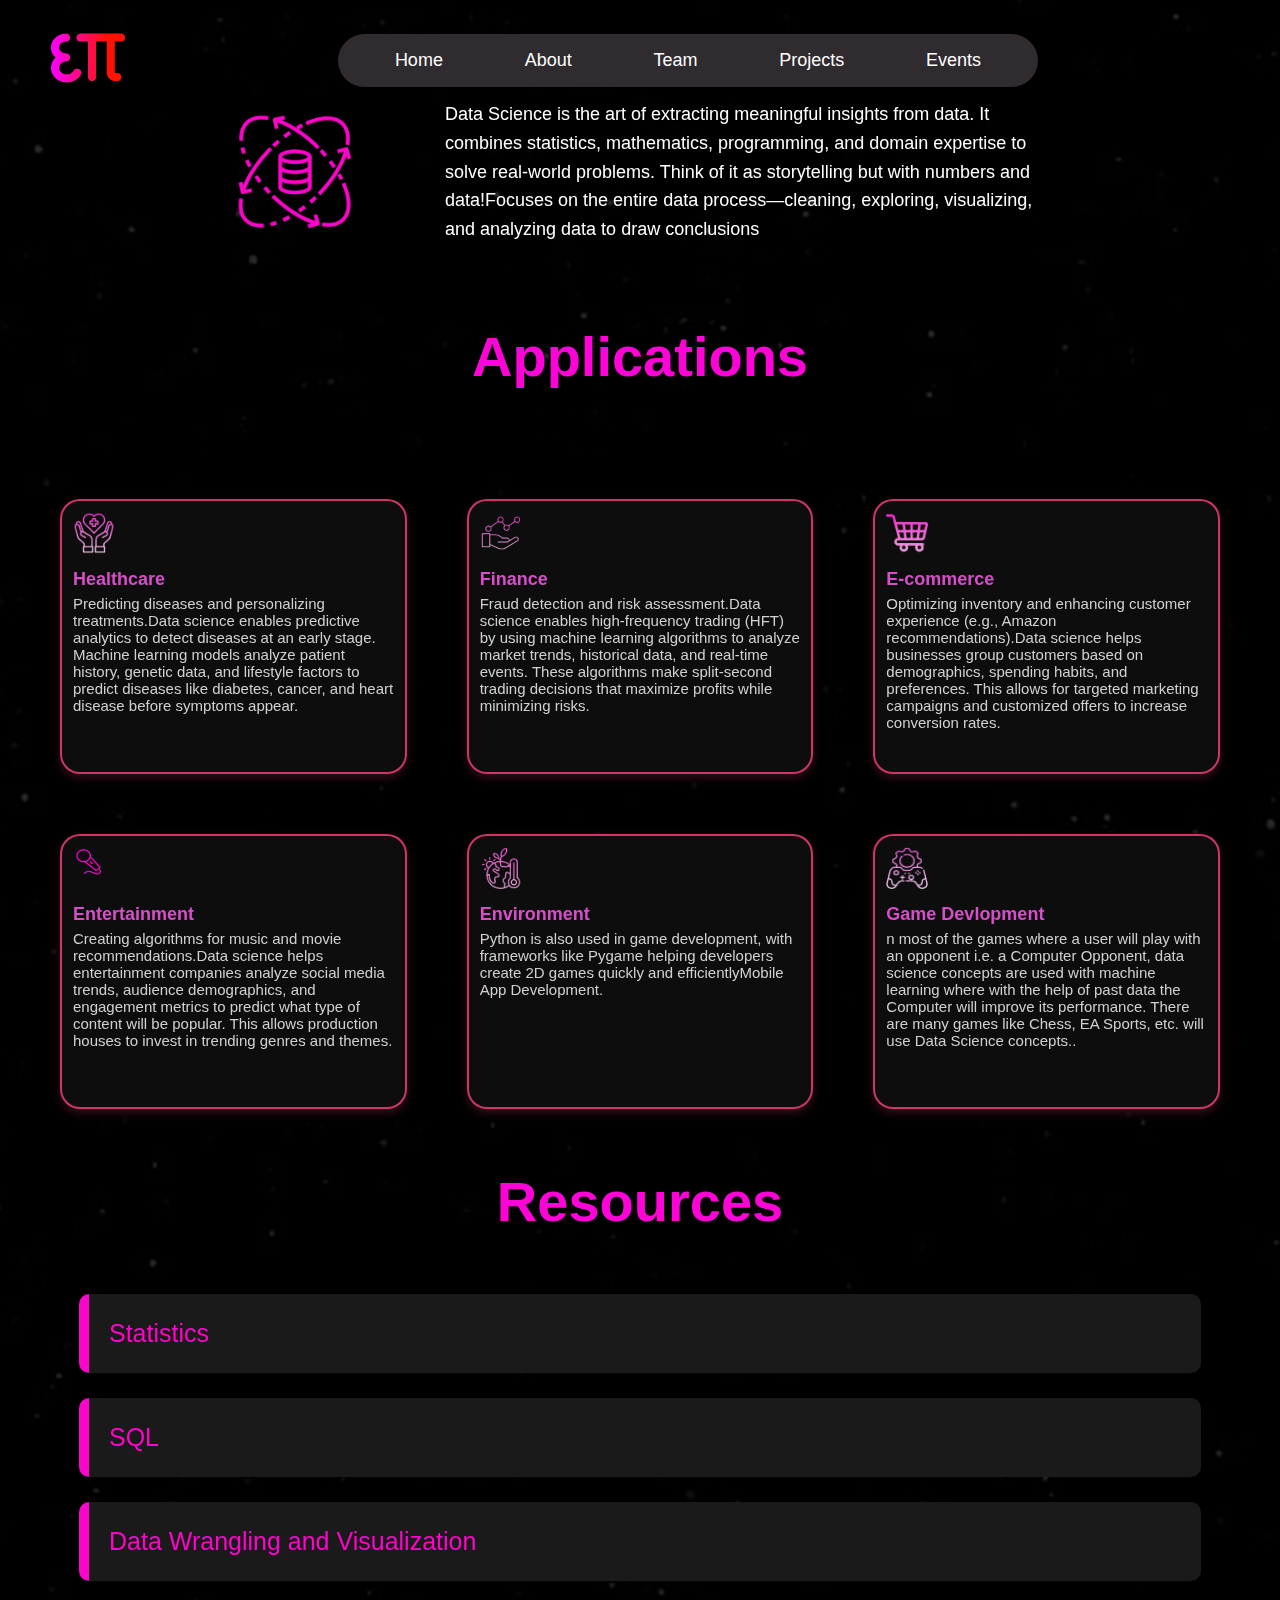
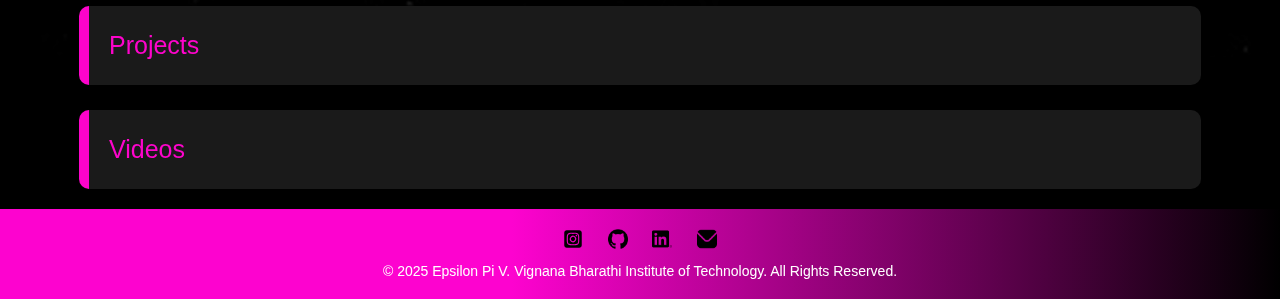
<file: ds.html>
<!DOCTYPE html>
<html lang="en">
<head>
    <meta charset="UTF-8">
    <meta name="viewport" content="width=device-width, initial-scale=1.0">
    <title>DS Page</title>
    <link rel="stylesheet" href="style.css">
    <link rel="stylesheet" href="features.css">
</head>
<body>
    <!-- Navigation Bar -->
    <nav class="navbar">
        <div class="logo">
            <img src="assets/images/favic.png" alt="logo">
        </div>
        <div class="nav-links">
            <a href="index.html">Home</a>
            <a href="index.html#about">About</a>
            <a href="team.html">Team</a>
            <a href="projects.html">Projects</a>
            <a href="#events">Events</a>
        </div>
        <div class="hamburger">
            <span></span>
            <span></span>
            <span></span>
        </div>
    </nav>

    <!-- Python Logo and Info Section -->
    <section class="intro-section">
        <img src="assets/images/icons/ds-icon.png" alt="DS Logo" class="feature-logo">
        <p class="intro-text">
            Data Science is the art of extracting meaningful insights from data. It combines statistics, mathematics, programming, and domain expertise to solve real-world problems. Think of it as storytelling but with numbers and data!Focuses on the entire data process—cleaning, exploring, visualizing, and analyzing data to draw conclusions
        </p>
    </section>
    

    <!-- Applications Section -->
    <section class="applications">
        <h1>Applications</h1>
        <div class="app-grid">
            <div class="app-box">
                <img src="assets/images/icons/ds/icon1.png" alt="AI Icon">
                <div class="app-text">
                    <h3>Healthcare</h3>
                    <p>Predicting diseases and personalizing treatments.Data science enables predictive analytics to detect diseases at an early stage. Machine learning models analyze patient history, genetic data, and lifestyle factors to predict diseases like diabetes, cancer, and heart disease before symptoms appear.</p>
                </div>
            </div>
            <div class="app-box">
                <img src="assets/images/icons/ds/icon2.png" alt="Automation Icon">
                <div class="app-text">
                    <h3>Finance</h3>
                    <p> Fraud detection and risk assessment.Data science enables high-frequency trading (HFT) by using machine learning algorithms to analyze market trends, historical data, and real-time events. These algorithms make split-second trading decisions that maximize profits while minimizing risks.</p>
                </div>
            </div>
            <div class="app-box">
                <img src="assets/images/icons/ds/icon3.png" alt="AI Icon">
                <div class="app-text">
                    <h3>E-commerce</h3>
                    <p>Optimizing inventory and enhancing customer experience (e.g., Amazon recommendations).Data science helps businesses group customers based on demographics, spending habits, and preferences. This allows for targeted marketing campaigns and customized offers to increase conversion rates.</p>
                </div>
            </div>
            <div class="app-box">
                <img src="assets/images/icons/ds/icon4.png" alt="Game Dev Icon">
                <div class="app-text">
                    <h3>Entertainment</h3>
                    <p>Creating algorithms for music and movie recommendations.Data science helps entertainment companies analyze social media trends, audience demographics, and engagement metrics to predict what type of content will be popular. This allows production houses to invest in trending genres and themes.</p>
                </div>
            </div>
            <div class="app-box">
                <img src="assets/images/icons/ds/icon5.png" alt="App Dev Icon">
                <div class="app-text">
                    <h3>Environment</h3>
                    <p>Python is also used in game development, with frameworks like Pygame helping developers create 2D games quickly and efficientlyMobile App Development.</p>
                </div>
            </div>
            <div class="app-box">
                <img src="assets/images/icons/ds/icon6.png" alt="Cybersecurity Icon">
                <div class="app-text">
                    <h3>Game Devlopment</h3>
                    <p>n most of the games where a user will play with an opponent i.e. a Computer Opponent, data science concepts are used with machine learning where with the help of past data the Computer will improve its performance. There are many games like Chess, EA Sports, etc. will use Data Science concepts..</p>
                </div>
            </div>
        </div>
    </section>

    <!-- Resources Section -->
    <section class="resources">
        <h1>Resources</h1>
        <div class="resource-buttons">
            <a href="https://www.geeksforgeeks.org/statistics-for-data-science"><button>Statistics</button></a>
            <a href="https://www.w3schools.com/sql/default.asp"><button>SQL</button></a>
            <a href="https://www.kaggle.com/learn/data-visualization"><button>Data Wrangling and Visualization</button></a>
            <a href="https://youtu.be/tjIWRqqMDaw?si=6zcQPdETKgxXZXWw"><button>Projects</button></a>
            <a href="https://youtu.be/ua-CiDNNj30?si=DzxChlKx-hb-7LkZ"><button>Videos</button></a>
        </div>
    </section>

    <!-- Footer -->
    <footer class="footer">
        <div class="social-icons">
            <a href="https://www.instagram.com/epsilonpi.club" target="_blank"><img src="assets/images/icons/instagram.svg" alt="Instagram"></a>
            <a href="https://github.com/epsilonpi-club" target="_blank"><img src="assets/images/icons/github.png" alt="Github"></a>
            <a href="https://www.linkedin.com/company/epsilonpi" target="_blank"><img src="assets/images/icons/linkedin.png" alt="LinkedIn"></a>
            <a href="mailto:epsilonpiclub@gmail.com" target="_blank"><img src="assets/images/icons/mail.png" alt="Email"></a>
        </div>
        <p>© 2025 Epsilon Pi V. Vignana Bharathi Institute of Technology. All Rights Reserved.</p>
    </footer>
    <script src="script.js"></script>
</body>
</html>
</file>
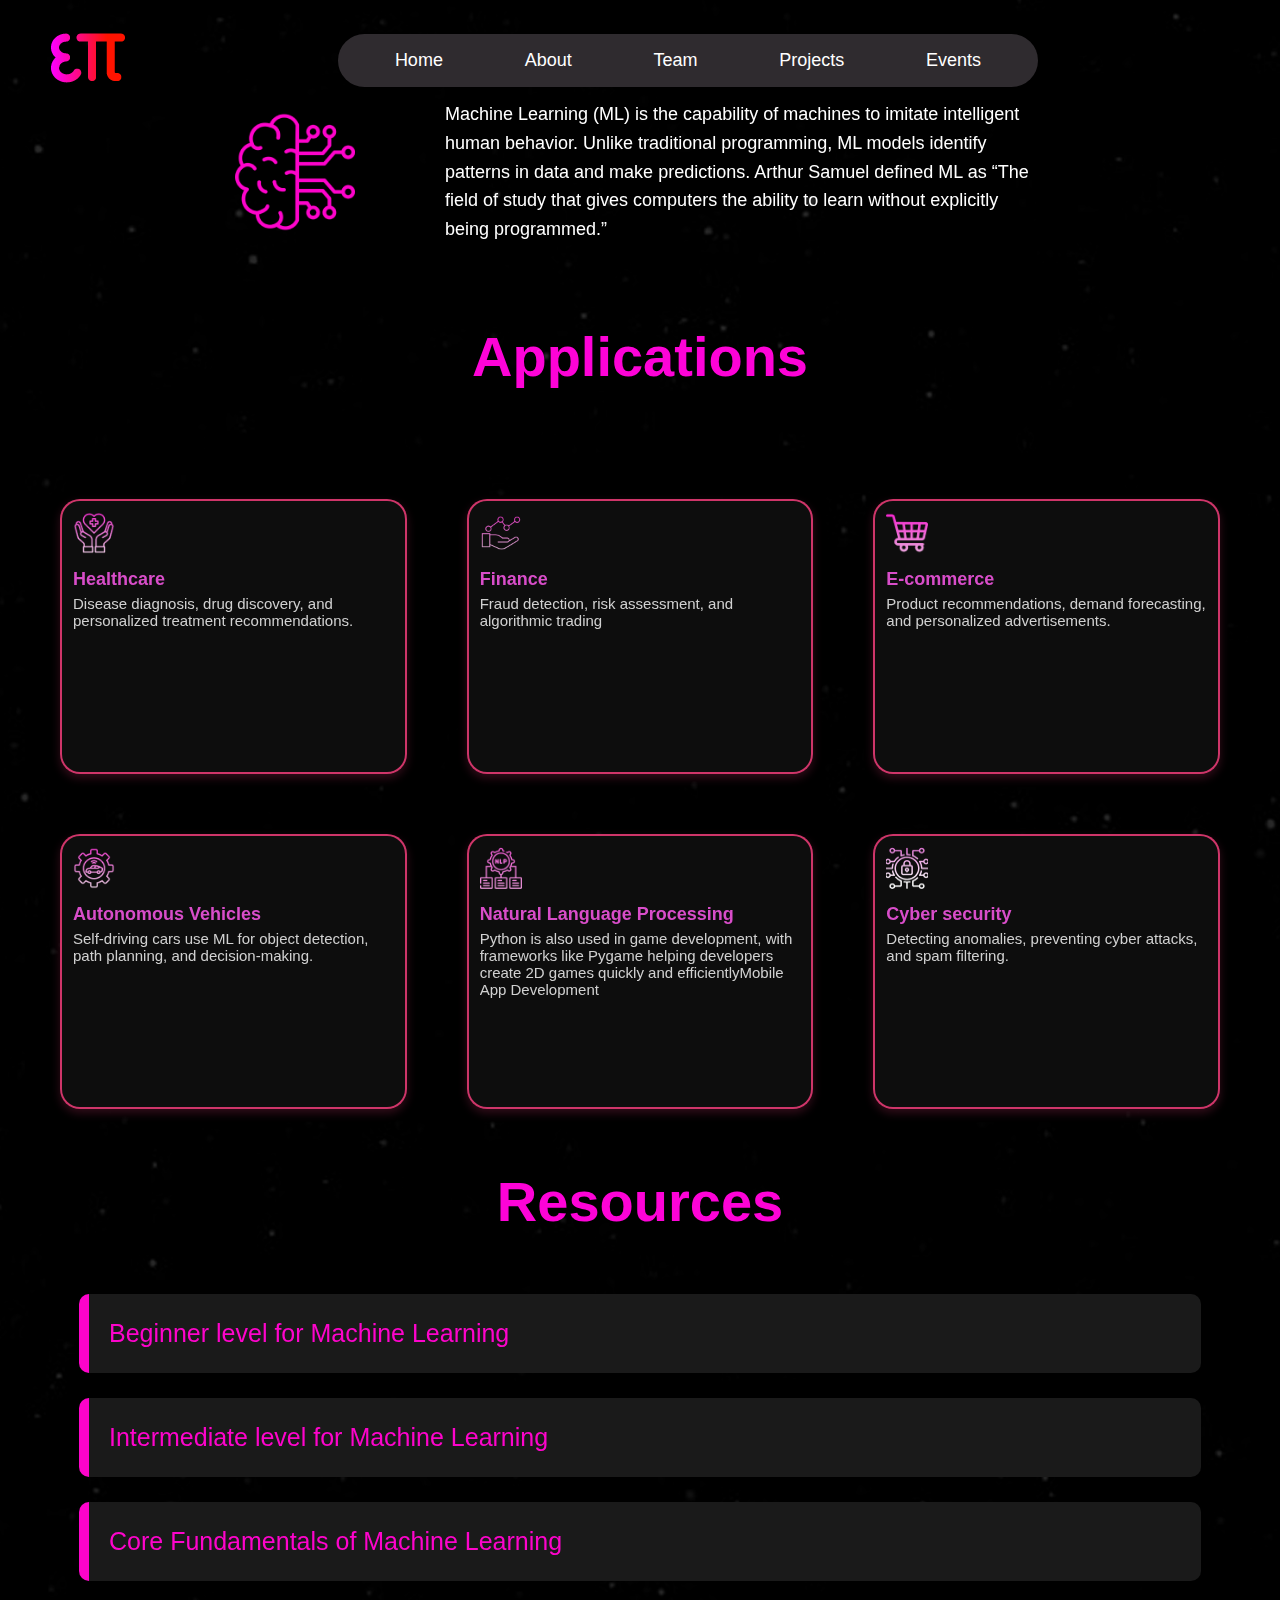
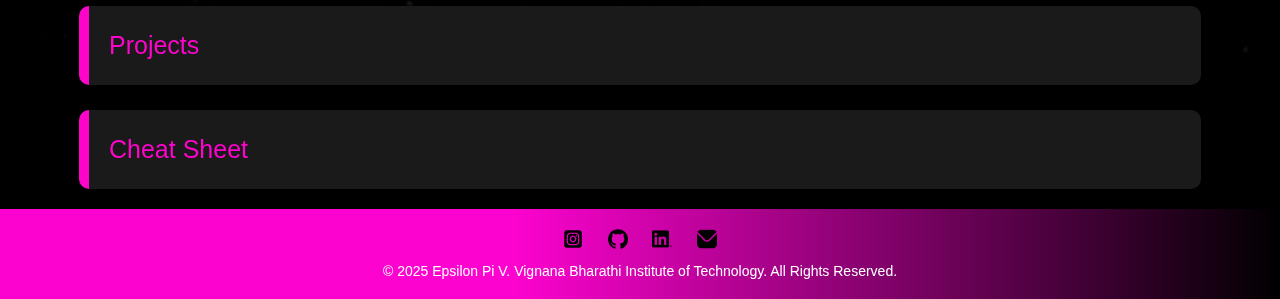
<file: ml.html>
<!DOCTYPE html>
<html lang="en">
<head>
    <meta charset="UTF-8">
    <meta name="viewport" content="width=device-width, initial-scale=1.0">
    <title>ML Page</title>
    <link rel="stylesheet" href="style.css">
    <link rel="stylesheet" href="features.css">
</head>
<body>
    <!-- Navigation Bar -->
    <nav class="navbar">
        <div class="logo">
            <img src="assets/images/favic.png" alt="logo">
        </div>
        <div class="nav-links">
            <a href="index.html">Home</a>
            <a href="index.html#about">About</a>
            <a href="team.html">Team</a>
            <a href="projects.html">Projects</a>
            <a href="#events">Events</a>
        </div>
        <div class="hamburger">
            <span></span>
            <span></span>
            <span></span>
        </div>
    </nav>

    <!-- Python Logo and Info Section -->
    <section class="intro-section">
        <img src="assets/images/icons/ml-icon.png" alt="ML Logo" class="feature-logo">
        <p class="intro-text">
            Machine Learning (ML) is the capability of machines to imitate intelligent human behavior. Unlike traditional programming, ML models identify patterns in data and make predictions. Arthur Samuel defined ML as “The field of study that gives computers the ability to learn without explicitly being programmed.”
        </p>
    </section>
    

    <!-- Applications Section -->
    <section class="applications">
        <h1>Applications</h1>
        <div class="app-grid">
            <div class="app-box">
                <img src="assets/images/icons/ml/icon1.png" alt="AI Icon">
                <div class="app-text">
                    <h3>Healthcare</h3>
                    <p>Disease diagnosis, drug discovery, and personalized treatment recommendations.</p>
                </div>
            </div>
            <div class="app-box">
                <img src="assets/images/icons/ml/icon2.png" alt="Automation Icon">
                <div class="app-text">
                    <h3>Finance</h3>
                    <p> Fraud detection, risk assessment, and algorithmic trading</p>
                </div>
            </div>
            <div class="app-box">
                <img src="assets/images/icons/ml/icon3.png" alt="AI Icon">
                <div class="app-text">
                    <h3>E-commerce</h3>
                    <p>Product recommendations, demand forecasting, and personalized advertisements.</p>
                </div>
            </div>
            <div class="app-box">
                <img src="assets/images/icons/ml/icon4.png" alt="Game Dev Icon">
                <div class="app-text">
                    <h3>Autonomous Vehicles</h3>
                    <p>Self-driving cars use ML for object detection, path planning, and decision-making.</p>
                </div>
            </div>
            <div class="app-box">
                <img src="assets/images/icons/ml/icon5.png" alt="App Dev Icon">
                <div class="app-text">
                    <h3>Natural Language Processing</h3>
                    <p>Python is also used in game development, with frameworks like Pygame helping developers create 2D games quickly and efficientlyMobile App Development</p>
                </div>
            </div>
            <div class="app-box">
                <img src="assets/images/icons/ml/icon6.png" alt="Cybersecurity Icon">
                <div class="app-text">
                    <h3>Cyber security</h3>
                    <p>Detecting anomalies, preventing cyber attacks, and spam filtering.</p>
                </div>
            </div>
        </div>
    </section>

    <!-- Resources Section -->
    <section class="resources">
        <h1>Resources</h1>
        <div class="resource-buttons">
            <a href="https://www.kaggle.com/learn/intro-to-machine-learning"><button>Beginner level for Machine Learning</button></a>
            <a href="https://www.kaggle.com/learn/intermediate-machine-learning"><button>Intermediate level for Machine Learning</button></a>
            <a href="https://learn.microsoft.com/en-us/training/modules/fundamentals-machine-learning/"><button>Core Fundamentals of Machine Learning</button></a>
            <a href="https://youtu.be/o6vbe5G7xNo?si=cQNEcZbGdC88jhn7"><button>Projects</button></a>
            <a href="https://s3.amazonaws.com/assets.datacamp.com/email/other/ML+Cheat+Sheet_2.pdf"><button>Cheat Sheet</button></a>
        </div>
    </section>

    <!-- Footer -->
    <footer class="footer">
        <div class="social-icons">
            <a href="https://www.instagram.com/epsilonpi.club" target="_blank"><img src="assets/images/icons/instagram.svg" alt="Instagram"></a>
            <a href="https://github.com/epsilonpi-club" target="_blank"><img src="assets/images/icons/github.png" alt="Github"></a>
            <a href="https://www.linkedin.com/company/epsilonpi" target="_blank"><img src="assets/images/icons/linkedin.png" alt="LinkedIn"></a>
            <a href="mailto:epsilonpiclub@gmail.com" target="_blank"><img src="assets/images/icons/mail.png" alt="Email"></a>
        </div>
        <p>© 2025 Epsilon Pi V. Vignana Bharathi Institute of Technology. All Rights Reserved.</p>
    </footer>
    <script src="script.js"></script>
</body>
</html>
</file>
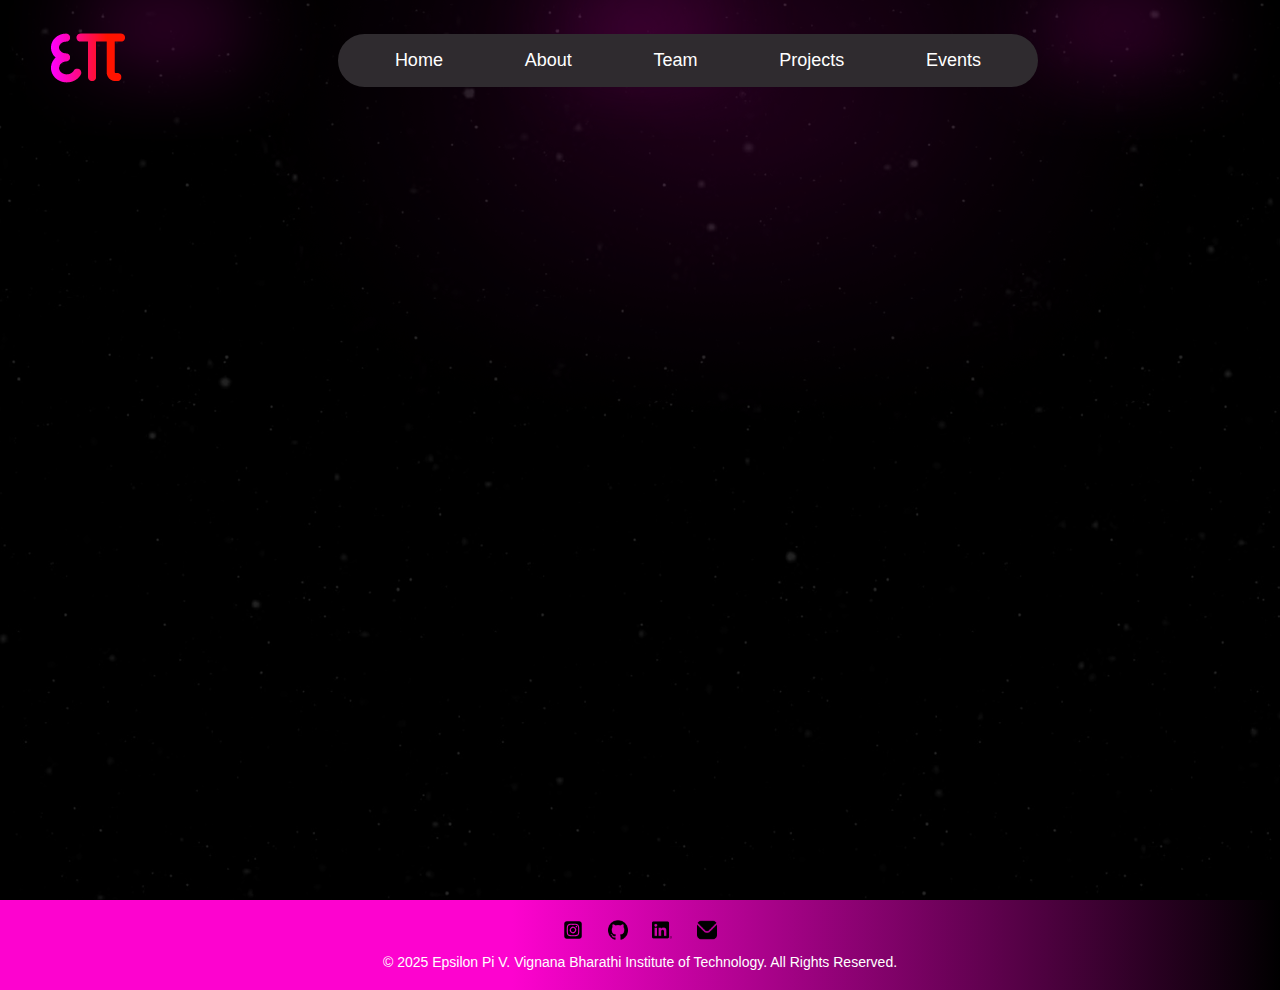
<file: projects.html>
<!DOCTYPE html>
<html lang="en">
  <head>
    <meta charset="UTF-8" />
    <meta name="viewport" content="width=device-width, initial-scale=1.0" />
    <title>Projects</title>
    <link rel="stylesheet" href="project.css" />
    <link rel="stylesheet" href="style.css">
  </head>
  <body>
    <!-- Navigation Bar -->
    <nav class="navbar">
        <div class="logo">
            <img src="assets/images/favic.png" alt="logo">
        </div>
        <div class="nav-links">
            <a href="index.html">Home</a>
            <a href="index.html#about">About</a>
            <a href="team.html">Team</a>
            <a href="projects.html">Projects</a>
            <a href="#events">Events</a>
        </div>
        <div class="hamburger">
            <span></span>
            <span></span>
            <span></span>
        </div>
    </nav>

    <div class="container">
      <h1 class="title">Projects</h1>
      <div class="grid">
        <div class="project-card">
          <div class="icon">?</div>
          <h2>DOUBT BUSTER</h2>
          <p>
            Upload any PDF and get instant answers to your questions with
            AI-powered precision. No more searching - just ask and get solutions
            in seconds
          </p>
        </div>
      </div>
    </div>
    <!-- Footer -->
    <footer class="footer">
      <div class="social-icons">
          <a href="https://www.instagram.com/epsilonpi.club" target="_blank"><img src="assets/images/icons/instagram.svg" alt="Instagram"></a>
          <a href="https://github.com/epsilonpi-club" target="_blank"><img src="assets/images/icons/github.png" alt="Github"></a>
          <a href="https://www.linkedin.com/company/epsilonpi" target="_blank"><img src="assets/images/icons/linkedin.png" alt="LinkedIn"></a>
          <a href="mailto:epsilonpiclub@gmail.com" target="_blank"><img src="assets/images/icons/mail.png" alt="Email"></a>
      </div>
      <p>© 2025 Epsilon Pi V. Vignana Bharathi Institute of Technology. All Rights Reserved.</p>
  </footer>

  <script src="script.js"></script>
  </body>
</html>
</file>
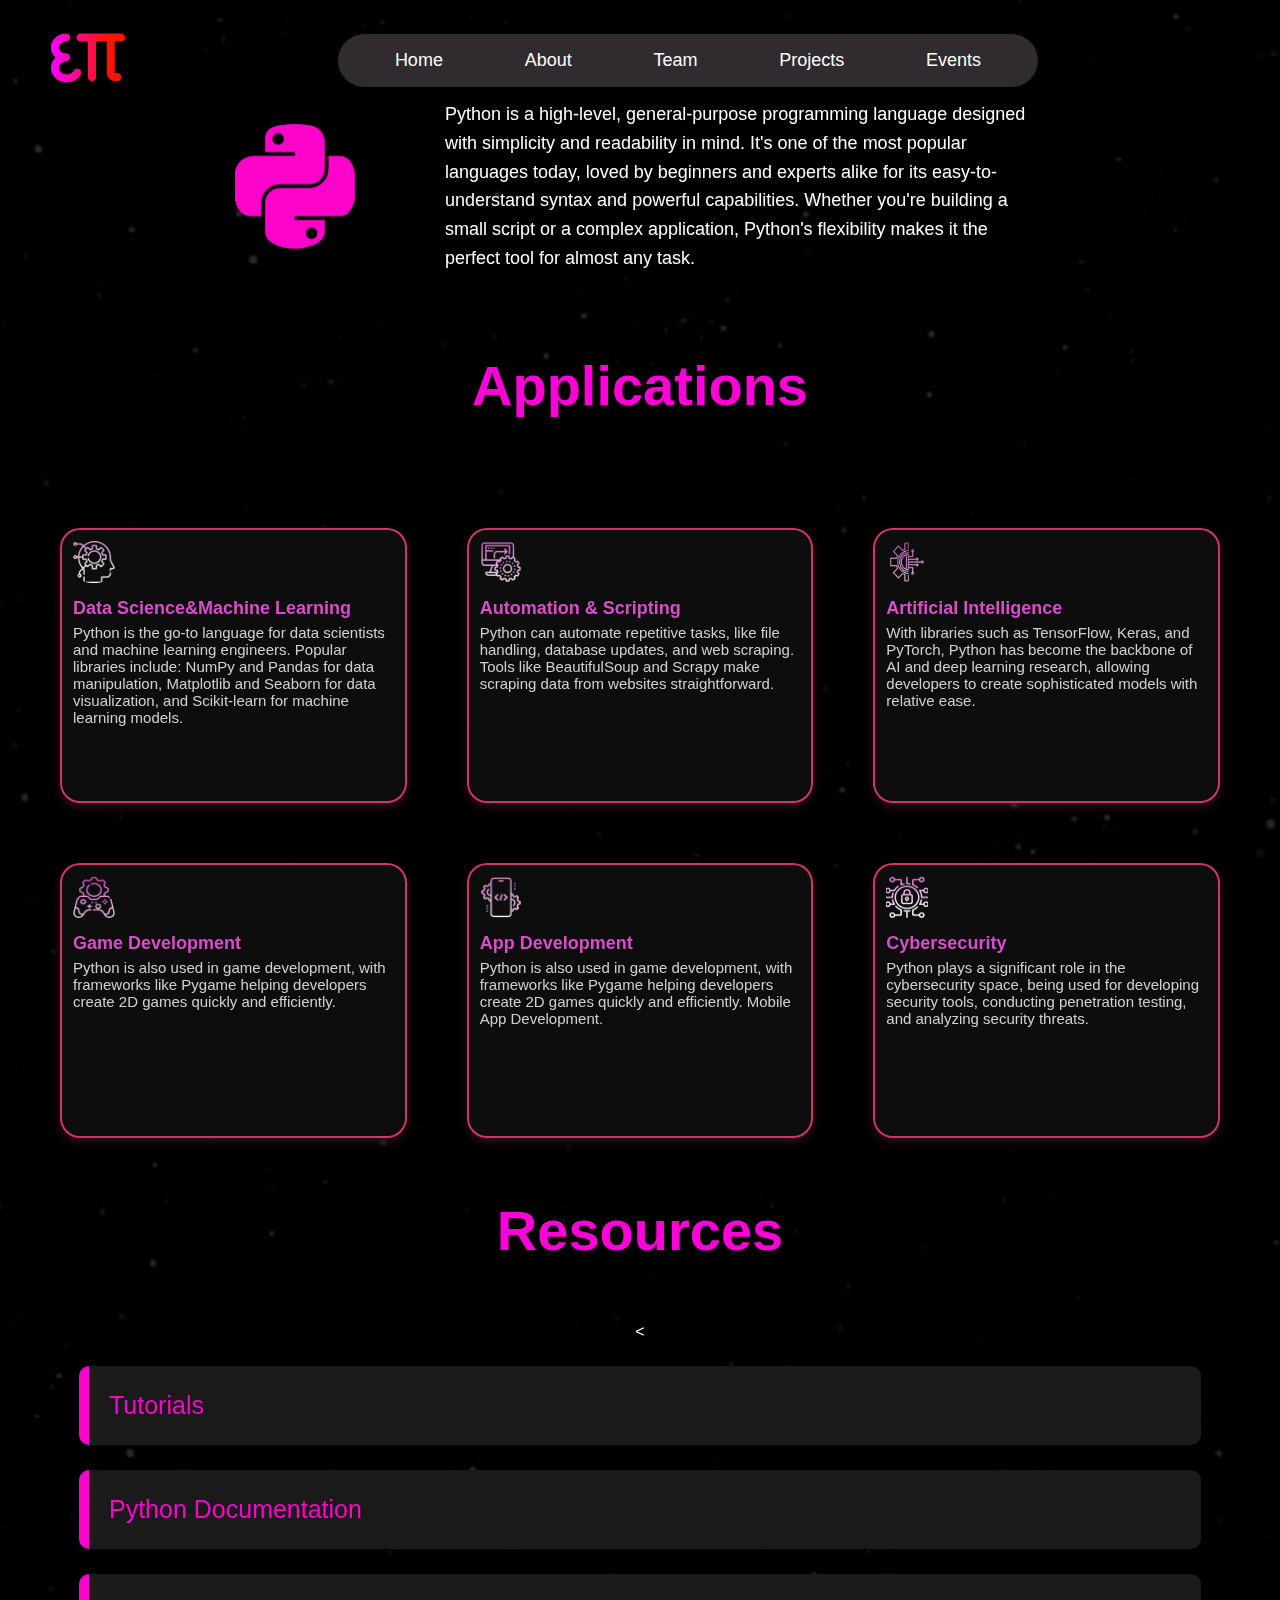
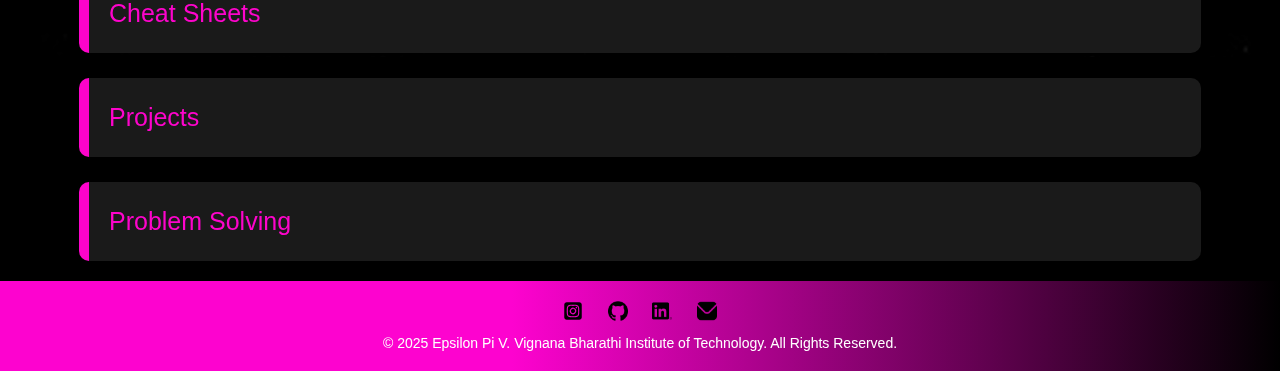
<file: python.html>
<!DOCTYPE html>
<html lang="en">
<head>
    <meta charset="UTF-8">
    <meta name="viewport" content="width=device-width, initial-scale=1.0">
    <title>Python Page</title>
    <link rel="stylesheet" href="style.css">
    <link rel="stylesheet" href="features.css">
</head>
<body>
    <!-- Navigation Bar -->
    <nav class="navbar">
        <div class="logo">
            <img src="assets/images/favic.png" alt="logo">
        </div>
        <div class="nav-links">
            <a href="index.html">Home</a>
            <a href="index.html#about">About</a>
            <a href="team.html">Team</a>
            <a href="projects.html">Projects</a>
            <a href="#events">Events</a>
        </div>
        <div class="hamburger">
            <span></span>
            <span></span>
            <span></span>
        </div>
    </nav>

    <!-- Python Logo and Info Section -->
    <section class="intro-section">
        <img src="assets/images/icons/python-icon.png" alt="Python Logo" class="feature-logo">
        <p class="intro-text">
            Python is a high-level, general-purpose programming language designed with simplicity and readability in mind. 
            It's one of the most popular languages today, loved by beginners and experts alike for its easy-to-understand syntax 
            and powerful capabilities. Whether you're building a small script or a complex application, Python's flexibility makes it 
            the perfect tool for almost any task.
        </p>
    </section>
    

    <!-- Applications Section -->
    <section class="applications">
        <h1>Applications</h1>
        <div class="app-grid">
            <div class="app-box">
                <img src="assets/images/icons/python/icon1.png" alt="AI Icon">
                <div class="app-text">
                    <h3>Data Science&Machine Learning</h3>
                    <p>Python is the go-to language for data scientists and machine learning engineers. Popular libraries include: NumPy and Pandas for data manipulation, Matplotlib and Seaborn for data visualization, and Scikit-learn for machine learning models.</p>
                </div>
            </div>
            <div class="app-box">
                <img src="assets/images/icons/python/icon2.png" alt="Automation Icon">
                <div class="app-text">
                    <h3>Automation & Scripting</h3>
                    <p>Python can automate repetitive tasks, like file handling, database updates, and web scraping. Tools like BeautifulSoup and Scrapy make scraping data from websites straightforward.</p>
                </div>
            </div>
            <div class="app-box">
                <img src="assets/images/icons/python/icon3.png" alt="AI Icon">
                <div class="app-text">
                    <h3>Artificial Intelligence</h3>
                    <p>With libraries such as TensorFlow, Keras, and PyTorch, Python has become the backbone of AI and deep learning research, allowing developers to create sophisticated models with relative ease.</p>
                </div>
            </div>
            <div class="app-box">
                <img src="assets/images/icons/python/icon4.png" alt="Game Dev Icon">
                <div class="app-text">
                    <h3>Game Development</h3>
                    <p>Python is also used in game development, with frameworks like Pygame helping developers create 2D games quickly and efficiently.</p>
                </div>
            </div>
            <div class="app-box">
                <img src="assets/images/icons/python/icon5.png" alt="App Dev Icon">
                <div class="app-text">
                    <h3>App Development</h3>
                    <p>Python is also used in game development, with frameworks like Pygame helping developers create 2D games quickly and efficiently. Mobile App Development.</p>
                </div>
            </div>
            <div class="app-box">
                <img src="assets/images/icons/python/icon6.png" alt="Cybersecurity Icon">
                <div class="app-text">
                    <h3>Cybersecurity</h3>
                    <p>Python plays a significant role in the cybersecurity space, being used for developing security tools, conducting penetration testing, and analyzing security threats.</p>
                </div>
            </div>
        </div>
    </section>

    <!-- Resources Section -->
    <section class="resources">
        <h1>Resources</h1>
        <div class="resource-buttons">
            <<a href="https://www.w3schools.com/python/" target="_blank"><button>Tutorials</button></a>
            <a href="https://docs.python.org/3/tutorial/index.html" target="_blank"><button>Python Documentation</button></a>
            <a href="https://perso.limsi.fr/pointal/_media/python:cours:mementopython3-english.pdf" target="_blank"><button>Cheat Sheets</button></a>
            <a href="https://youtu.be/NpmFbWO6HPU?feature=shared" target="_blank"><button>Projects</button></a>
            <a href="https://www.codechef.com/practice/python" target="_blank"><button>Problem Solving</button></a>
        </div>
    </section>

    <!-- Footer -->
    <footer class="footer">
        <div class="social-icons">
            <a href="https://www.instagram.com/epsilonpi.club" target="_blank"><img src="assets/images/icons/instagram.svg" alt="Instagram"></a>
            <a href="https://github.com/epsilonpi-club" target="_blank"><img src="assets/images/icons/github.png" alt="Github"></a>
            <a href="https://www.linkedin.com/company/epsilonpi" target="_blank"><img src="assets/images/icons/linkedin.png" alt="LinkedIn"></a>
            <a href="mailto:epsilonpiclub@gmail.com" target="_blank"><img src="assets/images/icons/mail.png" alt="Email"></a>
        </div>
        <p>© 2025 Epsilon Pi V. Vignana Bharathi Institute of Technology. All Rights Reserved.</p>
    </footer>
    <script src="script.js"></script>
</body>
</html>
</file>
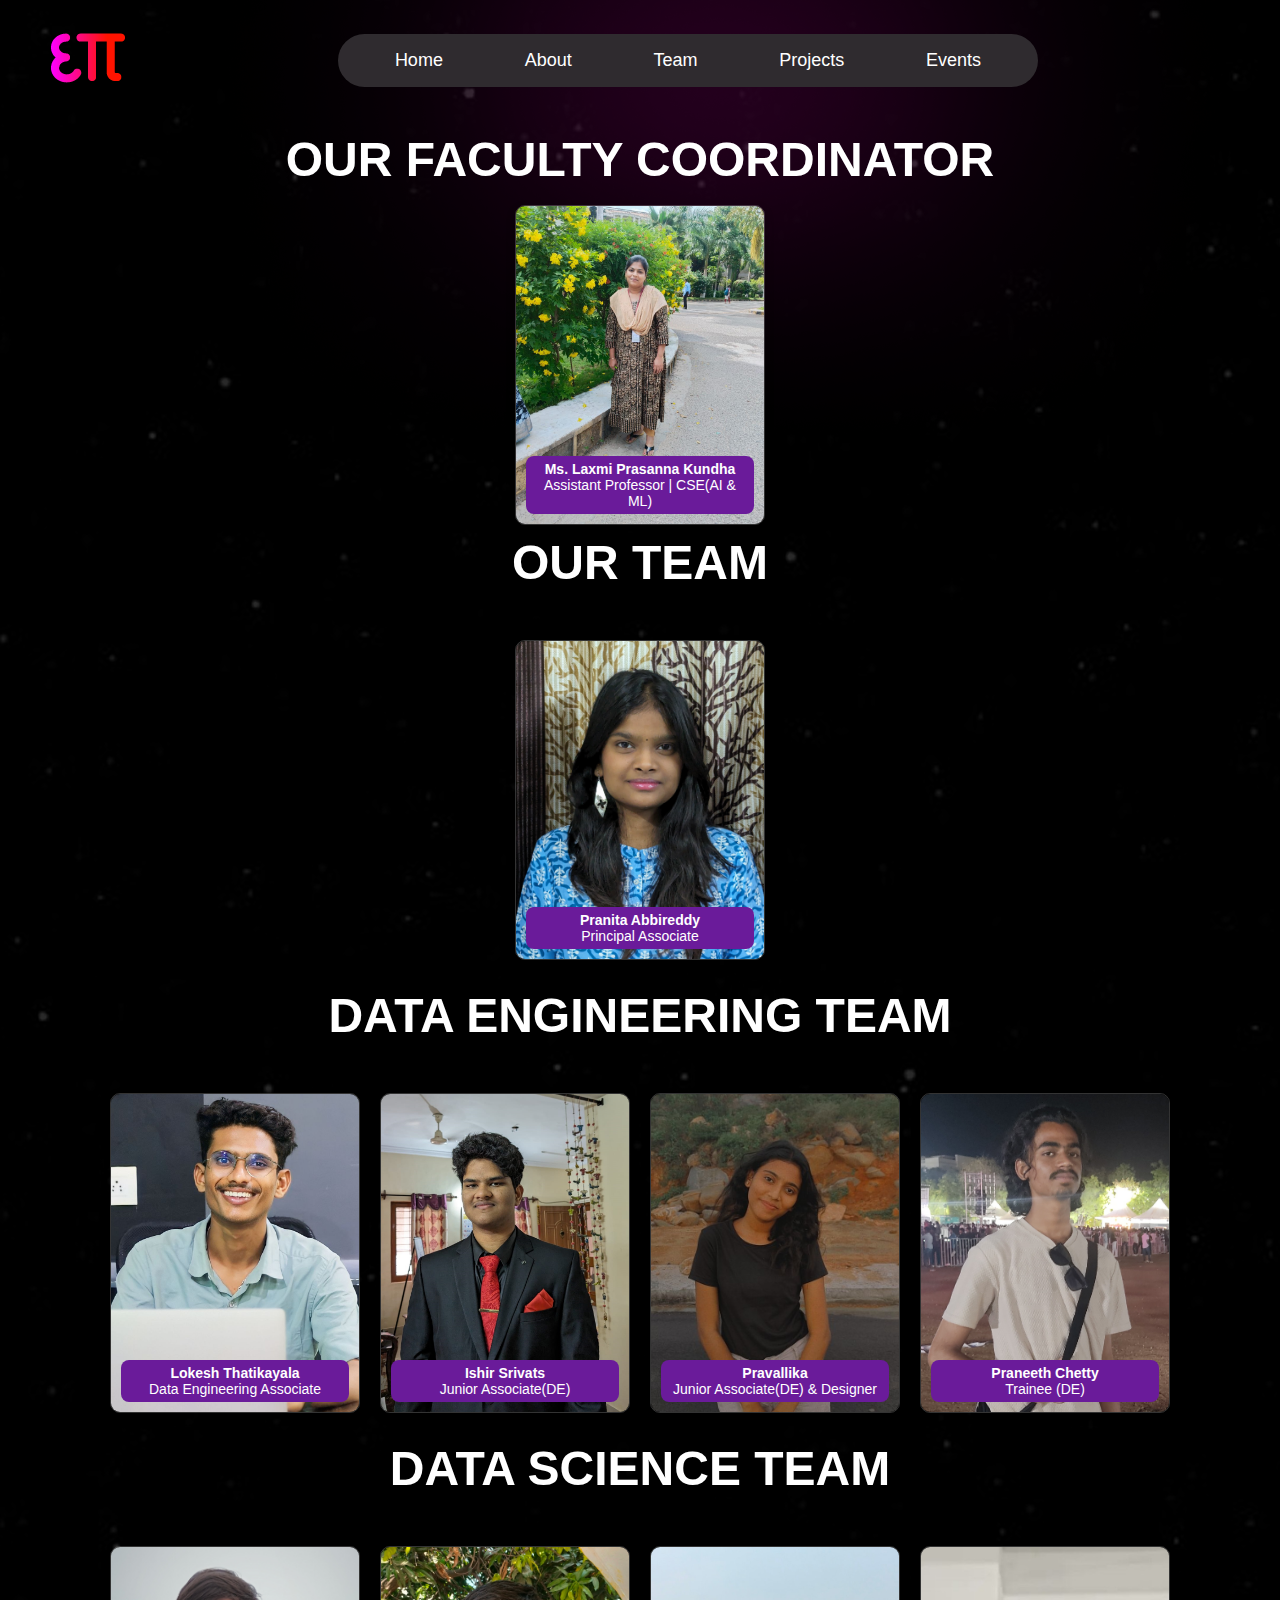
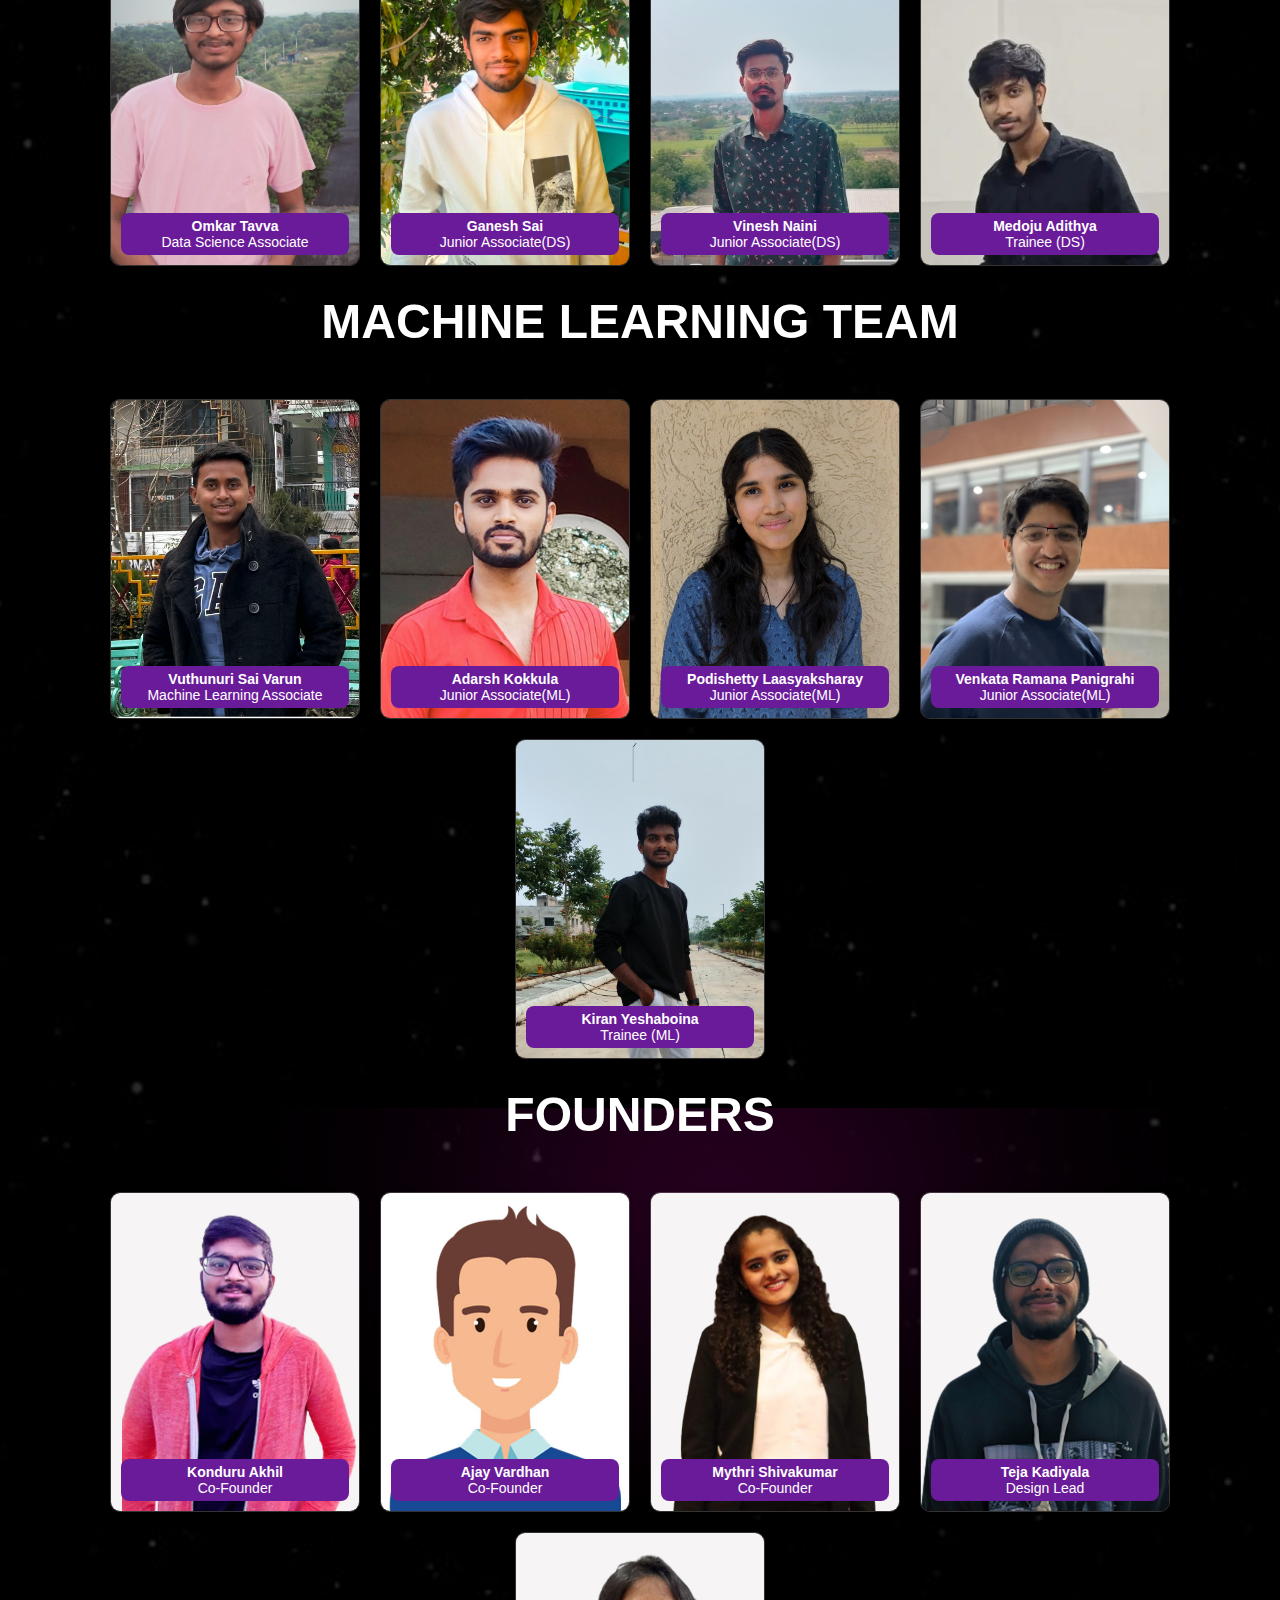
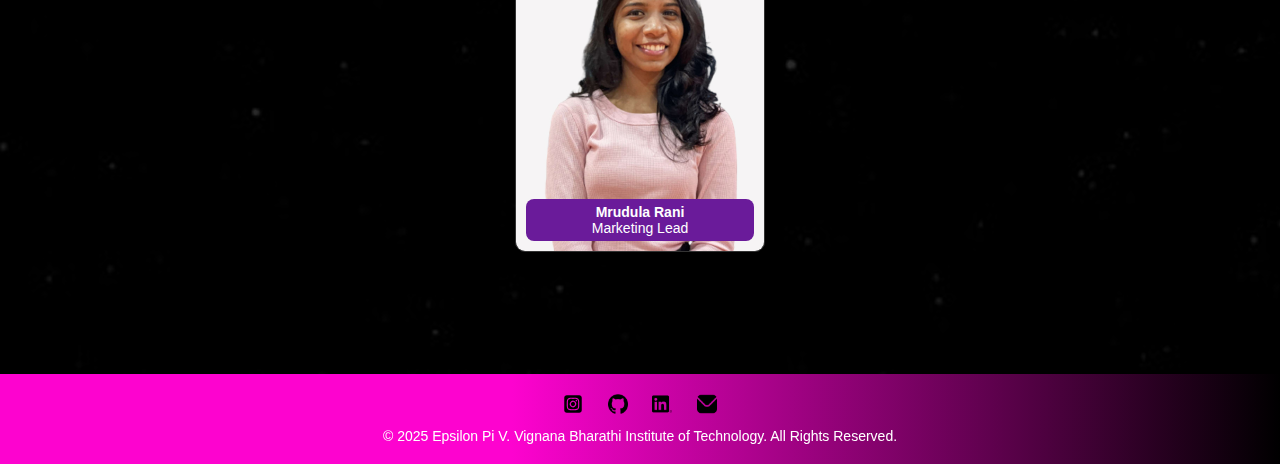
<file: team.html>
<!DOCTYPE html>
<html lang="en">
<head>
    <meta charset="UTF-8">
    <meta name="viewport" content="width=device-width, initial-scale=1.0">
    <title>Our Team - Epsilon Pi</title>
    <link rel="stylesheet" href="style.css">
</head>
<body>
    <!-- Navigation Bar -->
    <nav class="navbar">
        <div class="logo">
            <img src="assets/images/favic.png" alt="logo">
        </div>
        <div class="nav-links">
            <a href="index.html">Home</a>
            <a href="index.html#about">About</a>
            <a href="team.html">Team</a>
            <a href="projects.html">Projects</a>
            <a href="#events">Events</a>
        </div>
        <div class="hamburger">
            <span></span>
            <span></span>
            <span></span>
        </div>
    </nav>

    <main class="team">
        <div class="team-hierarchy">
            <!-- Faculty Coordinator -->
            <h1 class="faculty-coordinator-header">OUR FACULTY COORDINATOR</h1>
            <div class="team-member">
                <img src="assets/images/team/tenure-4/faculty-coordinator.png" alt="Assistant Professor | CSE(AI & ML)">
                <div class="position-overlay">
                    <p><b>Ms. Laxmi Prasanna Kundha</b></p>
                    <p>Assistant Professor | CSE(AI & ML)</p>
                </div>
            </div>
            <h1>OUR TEAM</h1>
            <div class="team-member">
                <img src="assets/images/team/tenure-4/Pranita.jpeg" alt="Principal Associate">
                <div class="position-overlay">
                    <p><b>Pranita Abbireddy</b></p>
                    <p>Principal Associate</p>
                </div>
            </div>
            <br>
            <h1>DATA ENGINEERING TEAM</h1>
            <div class="row">
                <div class="team-member">
                    <img src="assets/images/team/tenure-4/Lokesh.jpg" alt="Data Engineering Associate">
                    <div class="position-overlay">
                        <p><b>Lokesh Thatikayala</b></p>
                        <p>Data Engineering Associate</p>
                    </div>
                </div>
                <div class="team-member">
                    <img src="assets/images/team/tenure-4/Ishir-Srivats.jpeg" alt="Junior Associate(DE)">
                    <div class="position-overlay">
                        <p><b>Ishir Srivats</b></p>
                        <p>Junior Associate(DE)</p>
                    </div>
                </div>
                <div class="team-member">
                    <img src="assets/images/team/tenure-4/Puppala-Pravallika.jpeg" alt="Junior Associate(DE) & Designer">
                    <div class="position-overlay">
                        <p><b>Pravallika</b></p>
                        <p>Junior Associate(DE) & Designer</p>
                    </div>
                </div>
                <div class="team-member">
                    <img src="assets/images/team/tenure-4/Praneeth-Chetty.jpg" alt="Trainee (DE)">
                    <div class="position-overlay">
                        <p><b>Praneeth Chetty</b></p>
                        <p>Trainee (DE)</p>
                    </div>
                </div>
            </div>
            <br>
            <h1>DATA SCIENCE TEAM</h1>
            <div class="row">
                <div class="team-member">
                    <img src="assets/images/team/tenure-4/Omkar-Tavva.jpeg" alt="Data Science Associate">
                    <div class="position-overlay">
                        <p><b>Omkar Tavva</b></p>
                        <p>Data Science Associate</p>
                    </div>
                </div>
                <div class="team-member">
                    <img src="assets/images/team/tenure-4/Ganesh.jpg" alt="Junior Associate(DS)">
                    <div class="position-overlay">
                        <p><b>Ganesh Sai</b></p>
                        <p>Junior Associate(DS)</p>
                    </div>
                </div>
                <div class="team-member">
                    <img src="assets/images/team/tenure-4/Vinesh-Naini.jpg" alt="Junior Associate(DS)">
                    <div class="position-overlay">
                        <p><b>Vinesh Naini</b></p>
                        <p>Junior Associate(DS)</p>
                    </div>
                </div>
                <div class="team-member">
                    <img src="assets/images/team/tenure-4/Adithya.jpg" alt="Trainee (DS)">
                    <div class="position-overlay">
                        <p><b>Medoju Adithya</b></p>
                        <p>Trainee (DS)</p>
                    </div>
                </div>
            </div>
            <br>
            <h1>MACHINE LEARNING TEAM</h1>
            <div class="row">
                <div class="team-member">
                    <img src="assets/images/team/tenure-4/Sai-Varun.png" alt="Machine Learning Associate">
                    <div class="position-overlay">
                        <p><b>Vuthunuri Sai Varun</b></p>
                        <p>Machine Learning Associate</p>
                    </div>
                </div>
                <div class="team-member">
                    <img src="assets/images/team/tenure-4/Adharsh.jpg" alt="Junior Associate(ML)">
                    <div class="position-overlay">
                        <p><b>Adarsh Kokkula</b></p>
                        <p>Junior Associate(ML)</p>
                    </div>
                </div>
                <div class="team-member">
                    <img src="assets/images/team/tenure-4/Laasyakshara-Podishetty.jpg" alt="Junior Associate(ML)">
                    <div class="position-overlay">
                        <p><b>Podishetty Laasyaksharay</b></p>
                        <p>Junior Associate(ML)</p>
                    </div>
                </div>
                <div class="team-member">
                    <img src="assets/images/team/tenure-4/Venkata-Ramana-Panigrahi.jpg" alt="Junior Associate(ML)">
                    <div class="position-overlay">
                        <p><b>Venkata Ramana Panigrahi</b></p>
                        <p>Junior Associate(ML)</p>
                    </div>
                </div>
                <div class="team-member">
                    <img src="assets/images/team/tenure-4/Kiran-Yeshaboina.jpg" alt="Trainee (ML)">
                    <div class="position-overlay">
                        <p><b>Kiran Yeshaboina</b></p>
                        <p>Trainee (ML)</p>
                    </div>
                </div>
            </div>
            <br>
            <h1>FOUNDERS</h1>
            <div class="row">
                <div class="team-member">
                    <img src="assets/images/team/founders/A.jpg" alt="Co-Founder">
                    <div class="position-overlay">
                        <p><b>Konduru Akhil</b></p>
                        <p>Co-Founder</p>
                    </div>
                </div>
                <div class="team-member">
                    <img src="assets/images/team/founders/3.jpg" alt="Co-Founder">
                    <div class="position-overlay">
                        <p><b>Ajay Vardhan</b></p>
                        <p>Co-Founder</p>
                    </div>
                </div>
                <div class="team-member">
                    <img src="assets/images/team/founders/M.jpg" alt="Co-Founder">
                    <div class="position-overlay">
                        <p><b>Mythri Shivakumar</b></p>
                        <p>Co-Founder</p>
                    </div>
                </div>
                <div class="team-member">
                    <img src="assets/images/team/founders/T.jpg" alt="Design Lead">
                    <div class="position-overlay">
                        <p><b>Teja Kadiyala</b></p>
                        <p>Design Lead</p>
                    </div>
                </div>
                <div class="team-member">
                    <img src="assets/images/team/founders/Mr.jpg" alt="Marketing Lead">
                    <div class="position-overlay">
                        <p><b>Mrudula Rani</b></p>
                        <p>Marketing Lead</p>
                    </div>
                </div>
            </div>
        </div>
    </main>

    <!-- Footer -->
    <footer class="footer">
        <div class="social-icons">
            <a href="https://www.instagram.com/epsilonpi.club" target="_blank"><img src="assets/images/icons/instagram.svg" alt="Instagram"></a>
            <a href="https://github.com/epsilonpi-club" target="_blank"><img src="assets/images/icons/github.png" alt="Github"></a>
            <a href="https://www.linkedin.com/company/epsilonpi" target="_blank"><img src="assets/images/icons/linkedin.png" alt="LinkedIn"></a>
            <a href="mailto:epsilonpiclub@gmail.com" target="_blank"><img src="assets/images/icons/mail.png" alt="Email"></a>
        </div>
        <p>© 2025 Epsilon Pi V. Vignana Bharathi Institute of Technology. All Rights Reserved.</p>
    </footer>

    <script src="script.js"></script>
</body>
</html>
</file>
<file: style.css>
/* Home Page */
* {
    margin: 0;
    padding: 0;
    box-sizing: border-box;
    font-family: 'Arial', sans-serif;
}

body {
    background-image: url("assets/images/bg.png");
    background-color: black;
    color: #fff;
    overflow-x: hidden;
}

/* Starry Background */
body::before {
    content: '';
    position: fixed;
    top: 0;
    left: 0;
    width: 100%;
    height: 100%;
    background: url('https://www.transparenttextures.com/patterns/stardust.png') repeat;
    opacity: 0.3;
    z-index: -1;
}

/* Navigation Bar */
.navbar {
    display: flex;
    justify-content: flex-start;
    align-items: center;
    padding: 10px 40px;
    width: 100%;
    position: fixed;
    top: 0;
    border-radius: 40px;
    z-index: 1000;
}

.nav-links {
    background: #2f2b2f;
    padding: 16px;
    border-radius: 35px;
    width: 700px;
    display: flex;
    margin: auto;
    justify-content: space-around;
}

.nav-links a {
    color: #fff;
    text-decoration: none;
    margin: 0 15px;
    font-size: 18px;
    transition: color 0.3s;
}

.nav-links a:hover {
    color: #ff007a;
}

.hamburger {
    display: none;
    flex-direction: column;
    cursor: pointer;
}

.hamburger span {
    width: 25px;
    height: 3px;
    background: #fff;
    margin: 2px 0;
    transition: 0.3s;
}

/* Hero Section */
.hero {
    height: 110vh;
    display: flex;
    flex-direction: column;
    justify-content: center;
    align-items: center;
    text-align: center;
    padding: 0 20px;
}

.hero h1 {
    font-size: 60px;
    line-height: 1.2;
    margin-bottom: 20px;
}

.btn {
    background: #df4085;
    color: #fff;
    padding: 10px 30px;
    border: none;
    border-radius: 8px;
    font-size: 18px;
    cursor: pointer;
    transition: background 0.3s;
}

.btn:hover {
    background: #f90376;
}

/* Features Section */
.features {
    display: flex;
    justify-content: center;
    gap: 30px;
    padding: 50px 20px;
    flex-wrap: wrap;
}

.card {
    background: rgba(255, 255, 255, 0.1);
    border: 1px solid #ffffff;
    border-radius: 10px;
    padding: 20px;
    display: flex;
    flex-direction: column;
    justify-content: space-evenly;
    align-items: center;
    text-align: center;
    width: 310px;
    height: 450px;
    transition: transform 0.3s;
}

.card:hover {
    transform: scale(1.05);
    box-shadow: 0 6px 15px rgba(217, 39, 131, 0.8); 
}

.card img {
    width: 100px;
    height: 100px;
    margin-bottom: 15px;
}

.card h3 {
    font-size: 24px;
    margin-bottom: 15px;
}

/* About Section */
.about-container {
    display: flex;
    justify-content: center;
    margin: 60px 0px;
}
.about {
    width: 65%;
    border: #ffffff solid 2px;
    border-radius: 10px;
    padding: 50px 20px;
    text-align: center;
}

#about-header {
    text-align: center;
    font-size: 36px;
    color: #ff007a;
    margin-top: 30px;
    margin-bottom: 20px;
}

.about p {
    max-width: 800px;
    margin: 0 auto 15px;
    line-height: 1.6;
    font-size: 16px;
}

/* Footer */
.footer {
    background: linear-gradient(to Right,#FD03CF 40%, #000000);
    padding: 20px;
    text-align: center;
}

.social-icons {
    margin-bottom: 10px;
}

.social-icons a {
    margin: 0 10px;
}

.social-icons img {
    width: 20px;
    height: 20px;
}

.footer p {
    font-size: 14px;
}

/* Responsive Design */
@media (max-width: 768px) {
    .navbar {
        justify-content: space-between;
    }
    
    .nav-links {
        display: none;
        flex-direction: column;
        position: absolute;
        top: 70px;
        left: 0;
        width: 100%;
        background: rgba(0, 0, 0, 0.9);
        padding: 20px 0;
    }

    .nav-links.active {
        display: flex;
    }

    .nav-links a {
        margin: 10px 0;
        font-size: 20px;
    }

    .hamburger {
        display: flex;
    }

    .hero h1 {
        font-size: 40px;
    }

    .features {
        flex-direction: column;
        align-items: center;
    }
}

/* Teams */
/* Main Content */
main {
    flex: 1;
    display: flex;
    flex-direction: column;
    align-items: center;
    padding: 80px 20px;
    margin: 32px 16px;
}

.faculty-coordinator-header {
    font-size: 48px;
    margin-top: 20px;
    margin-bottom: 8px;
    text-align: center;
}

h1 {
    font-size: 48px;
    margin-bottom: 40px;
    text-align: center;
}

.team-hierarchy {
    display: flex;
    flex-direction: column;
    align-items: center;
    width: 100%;
}

.team-member {
    position: relative;
    width: 250px;
    height: 320px;
    margin: 10px;
    border-radius: 10px;
    overflow: hidden;
    border: 1px solid rgba(255, 255, 255, 0.2);
    box-shadow: 0 4px 8px rgba(0, 0, 0, 0.3);
    transition: transform 0.3s ease, box-shadow 0.3s ease;
}

.team-member:hover {
    transform: translateY(-5px);
    box-shadow: 0 8px 16px rgba(0, 0, 0, 0.5);
}

.team-member img {
    width: 100%;
    height: 100%;
    object-fit: cover;
}

.team-member .position-overlay {
    position: absolute;
    bottom: 10px;
    left: 10px;
    right: 10px;
    border-radius: 8px;
    background: rgb(106, 27, 154);
    color: #fff;
    padding: 5px;
    text-align: center;
    font-size: 14px;
}

.row {
    display: flex;
    justify-content: center;
    flex-wrap: wrap;
    width: 100%;
}

/* Responsive Design */
@media (max-width: 768px) {
    .team-member {
        width: 200px;
        height: 260px;
        margin: 8px;
    }

    .team-member .position-overlay {
        font-size: 12px;
        padding: 4px;
    }
}

@media (max-width: 480px) {
                h1 {
        font-size: 24px;
        margin-bottom: 20px;
    }

    .team-member {
        width: 180px;
        height: 220px;
        margin: 5px;
    }

    .team-member .position-overlay {
        font-size: 10px;
        padding: 3px;
        bottom: 5px;
        left: 5px;
        right: 5px;
    }

    .social-icons a {
        font-size: 16px;
        margin: 0 8px;
    }
}
</file>
<file: ds-page/style.css>
/* Body styles remain unchanged */
body {
    font-family: Arial, sans-serif;
    background-color: black;
    background-image: url('./background-image.png');
    background-repeat: no-repeat;
    background-position: center center;
    background-size: cover;
    background-attachment: fixed;
    color: white;
    margin: 0;
    padding: 0;
    text-align: center;
}

body::before {
    content: "";
    position: fixed;
    top: 0;
    left: 0;
    width: 100%;
    height: 100%;
    background: none;
    z-index: -1;
}

/* Python Logo and Info Section (unchanged) */
.intro-section {
    display: flex;
    align-items: center;
    justify-content: center;
    text-align: left;
    gap: 90px;
    padding: 40px;
    max-width: 1500px;
    margin: auto;
}

.python-logo {
    width: 120px;
    height: auto;
}

.intro-text {
    color: white;
    font-size: 18px;
    line-height: 1.6;
    max-width: 600px;
}

@media (max-width: 768px) {
    .intro-section {
        flex-direction: column;
        text-align: center;
    }
    
    .python-logo {
        width: 80px;
    }
}

/* Applications and Resources Titles - Increased Size */
.applications h1,
.resources h1 {
    color: #FD03D7;
    margin-top: 40px;
    margin-bottom: 90px;
    font-family: Poppins, sans-serif; /* Corrected 'font: Poppins' syntax */
    font-size: 56px; /* Increased from 48px to 56px */
}

/* Applications Grid */
.app-grid {
    display: grid;
    grid-template-columns: repeat(3, 1fr); /* 3 columns as in the image */
    gap: 60px; /* Increased gap between boxes to match the image */
    max-width: 1200px; /* Slightly wider to match the layout */
    margin: auto;
    padding: 20px;
}
@media (max-width: 768px) {
    .app-grid {
        grid-template-columns: repeat(2, 1fr); /* 2 columns for tablets */
        gap: 30px; /* Slightly smaller gap for smaller screens */
    }
}

@media (max-width: 480px) {
    .app-grid {
        grid-template-columns: 1fr; /* 1 column for mobile */
        gap: 20px; /* Even smaller gap for mobile */
    }
}
/* Application Boxes */
.app-box {
    display: flex;
    flex-direction: column;
    align-items: flex-start;
    padding: 11px;
    border: 2px solid rgba(255, 64, 129, 0.8);
    border-radius: 20px; /* Increased border-radius for more rounded corners */
    background: rgba(255, 255, 255, 0.05); /* Semi-transparent background */
    backdrop-filter: blur(15px); /* Blur effect inside the box */
    box-shadow: 0px 4px 10px rgba(255, 64, 129, 0.2);
    text-align: left;
    width: 100%; /* Full width of grid cell */
    max-width: 410px; /* Slightly wider to match the image */
    height: 275px; /* Adjusted height to fit content better */
    box-sizing: border-box;
    overflow: hidden;
}

/* Icon styles */
.app-box img {
    width: 42px;
    height: 42px;
    margin-bottom: 10px;
}

/* Title styles */
.app-box h3 {
    color: #D84DC9;
    font-size: 18px;
    margin: 5px 0;
}

/* Paragraph styles */
.app-box p {
    font-size: 15px;
    color: #d0d0d0;
    margin: 0;
    overflow: hidden;
    text-overflow: ellipsis;
    font-family: Poppins, sans-serif;
}
/* Resources Buttons Container */


/* Resources Title (unchanged) */
.resources h1 {
    color: #FD03D7;
    margin-top: 40px;
    margin-bottom: 60px;
    font-family: Poppins, sans-serif;
    font-size: 56px;
    text-align: center;
}

/* Resources Buttons Container - Full Viewport Width */
.resource-buttons {
    display: flex;
    flex-direction: column;
    align-items: stretch;
    margin: 20px 0; /* Removed auto margins to allow full width */
    padding: 0; /* Ensure no padding constrains the width */
    width: 100vw; /* Full viewport width */
    position: relative;
    left: 50%;
    right: 50%;
    margin-left: -50vw; /* Offset to stretch full width */
    margin-right: -50vw; /* Offset to stretch full width */
    gap: 25px; /* Space between buttons */
}

/* Resource Buttons - Reduced Width by 30px */
.resource-buttons button {
    width: calc(90% - 30px); /* Reduced width by 30px */
    margin: 0 auto; /* Center the button within the container */
    padding: 25px 20px; /* Kept padding for better text alignment */
    background: #1a1a1a; /* Dark background */
    border: none; /* Remove all borders */
    border-left: 10px solid #FD04CB; /* Pink border only on the left */
    border-radius: 10px; /* Rounded corners */
    color: #FD04CB; /* White text */
    cursor: pointer;
    text-align: left; /* Text aligned to the left */
    font-size: 25px;
    font-family: Poppins, sans-serif;
    box-sizing: border-box;
    transition: background 0.3s ease; /* Smooth transition for hover effect */
}
</file>
<file: ml-page/style.css>
/* Body styles remain unchanged */
body {
    font-family: Arial, sans-serif;
    background-color: black;
    background-image: url('./background-image.png');
    background-repeat: no-repeat;
    background-position: center center;
    background-size: cover;
    background-attachment: fixed;
    color: white;
    margin: 0;
    padding: 0;
    text-align: center;
}

body::before {
    content: "";
    position: fixed;
    top: 0;
    left: 0;
    width: 100%;
    height: 100%;
    background: none;
    z-index: -1;
}

/* Python Logo and Info Section (unchanged) */
.intro-section {
    display: flex;
    align-items: center;
    justify-content: center;
    text-align: left;
    gap: 90px;
    padding: 40px;
    max-width: 1500px;
    margin: auto;
}

.python-logo {
    width: 120px;
    height: auto;
}

.intro-text {
    color: white;
    font-size: 18px;
    line-height: 1.6;
    max-width: 600px;
}

@media (max-width: 768px) {
    .intro-section {
        flex-direction: column;
        text-align: center;
    }
    
    .python-logo {
        width: 80px;
    }
}

/* Applications and Resources Titles - Increased Size */
.applications h1,
.resources h1 {
    color: #FD03D7;
    margin-top: 40px;
    margin-bottom: 90px;
    font-family: Poppins, sans-serif; /* Corrected 'font: Poppins' syntax */
    font-size: 56px; /* Increased from 48px to 56px */
}

/* Applications Grid */
.app-grid {
    display: grid;
    grid-template-columns: repeat(3, 1fr); /* 3 columns as in the image */
    gap: 60px; /* Increased gap between boxes to match the image */
    max-width: 1200px; /* Slightly wider to match the layout */
    margin: auto;
    padding: 20px;
}
@media (max-width: 768px) {
    .app-grid {
        grid-template-columns: repeat(2, 1fr); /* 2 columns for tablets */
        gap: 30px; /* Slightly smaller gap for smaller screens */
    }
}

@media (max-width: 480px) {
    .app-grid {
        grid-template-columns: 1fr; /* 1 column for mobile */
        gap: 20px; /* Even smaller gap for mobile */
    }
}
/* Application Boxes */
.app-box {
    display: flex;
    flex-direction: column;
    align-items: flex-start;
    padding: 11px;
    border: 2px solid rgba(255, 64, 129, 0.8);
    border-radius: 20px; /* Increased border-radius for more rounded corners */
    background: rgba(255, 255, 255, 0.05); /* Semi-transparent background */
    backdrop-filter: blur(15px); /* Blur effect inside the box */
    box-shadow: 0px 4px 10px rgba(255, 64, 129, 0.2);
    text-align: left;
    width: 100%; /* Full width of grid cell */
    max-width: 410px; /* Slightly wider to match the image */
    height: 275px; /* Adjusted height to fit content better */
    box-sizing: border-box;
    overflow: hidden;
}

/* Icon styles */
.app-box img {
    width: 42px;
    height: 42px;
    margin-bottom: 10px;
}

/* Title styles */
.app-box h3 {
    color: #D84DC9;
    font-size: 18px;
    margin: 5px 0;
}

/* Paragraph styles */
.app-box p {
    font-size: 15px;
    color: #d0d0d0;
    margin: 0;
    overflow: hidden;
    text-overflow: ellipsis;
    font-family: Poppins, sans-serif;
}
/* Resources Buttons Container */


/* Resources Title (unchanged) */
.resources h1 {
    color: #FD03D7;
    margin-top: 40px;
    margin-bottom: 60px;
    font-family: Poppins, sans-serif;
    font-size: 56px;
    text-align: center;
}

/* Resources Buttons Container - Full Viewport Width */
.resource-buttons {
    display: flex;
    flex-direction: column;
    align-items: stretch;
    margin: 20px 0; /* Removed auto margins to allow full width */
    padding: 0; /* Ensure no padding constrains the width */
    width: 100vw; /* Full viewport width */
    position: relative;
    left: 50%;
    right: 50%;
    margin-left: -50vw; /* Offset to stretch full width */
    margin-right: -50vw; /* Offset to stretch full width */
    gap: 25px; /* Space between buttons */
}

/* Resource Buttons - Reduced Width by 30px */
.resource-buttons button {
    width: calc(90% - 30px); /* Reduced width by 30px */
    margin: 0 auto; /* Center the button within the container */
    padding: 25px 20px; /* Kept padding for better text alignment */
    background: #1a1a1a; /* Dark background */
    border: none; /* Remove all borders */
    border-left: 10px solid #FD04CB; /* Pink border only on the left */
    border-radius: 10px; /* Rounded corners */
    color: #FD04CB; /* White text */
    cursor: pointer;
    text-align: left; /* Text aligned to the left */
    font-size: 25px;
    font-family: Poppins, sans-serif;
    box-sizing: border-box;
    transition: background 0.3s ease; /* Smooth transition for hover effect */
}
</file>
<file: python-page/style.css>
/* Body styles remain unchanged */
body {
    font-family: Arial, sans-serif;
    background-color: black;
    background-image: url('./background-image.png');
    background-repeat: no-repeat;
    background-position: center center;
    background-size: cover;
    background-attachment: fixed;
    color: white;
    margin: 0;
    padding: 0;
    text-align: center;
}

body::before {
    content: "";
    position: fixed;
    top: 0;
    left: 0;
    width: 100%;
    height: 100%;
    background: none;
    z-index: -1;
}

/* Python Logo and Info Section (unchanged) */
.intro-section {
    display: flex;
    align-items: center;
    justify-content: center;
    text-align: left;
    gap: 90px;
    padding: 40px;
    max-width: 1500px;
    margin: auto;
}

.python-logo {
    width: 120px;
    height: auto;
}

.intro-text {
    color: white;
    font-size: 18px;
    line-height: 1.6;
    max-width: 600px;
}

@media (max-width: 768px) {
    .intro-section {
        flex-direction: column;
        text-align: center;
    }
    
    .python-logo {
        width: 80px;
    }
}

/* Applications and Resources Titles - Increased Size */
.applications h1,
.resources h1 {
    color: #FD03D7;
    margin-top: 40px;
    margin-bottom: 90px;
    font-family: Poppins, sans-serif; /* Corrected 'font: Poppins' syntax */
    font-size: 56px; /* Increased from 48px to 56px */
}

/* Applications Grid */
.app-grid {
    display: grid;
    grid-template-columns: repeat(3, 1fr); /* 3 columns as in the image */
    gap: 60px; /* Increased gap between boxes to match the image */
    max-width: 1200px; /* Slightly wider to match the layout */
    margin: auto;
    padding: 20px;
}
@media (max-width: 768px) {
    .app-grid {
        grid-template-columns: repeat(2, 1fr); /* 2 columns for tablets */
        gap: 30px; /* Slightly smaller gap for smaller screens */
    }
}

@media (max-width: 480px) {
    .app-grid {
        grid-template-columns: 1fr; /* 1 column for mobile */
        gap: 20px; /* Even smaller gap for mobile */
    }
}
/* Application Boxes */
.app-box {
    display: flex;
    flex-direction: column;
    align-items: flex-start;
    padding: 11px;
    border: 2px solid rgba(255, 64, 129, 0.8);
    border-radius: 20px; /* Increased border-radius for more rounded corners */
    background: rgba(255, 255, 255, 0.05); /* Semi-transparent background */
    backdrop-filter: blur(15px); /* Blur effect inside the box */
    box-shadow: 0px 4px 10px rgba(255, 64, 129, 0.2);
    text-align: left;
    width: 100%; /* Full width of grid cell */
    max-width: 410px; /* Slightly wider to match the image */
    height: 275px; /* Adjusted height to fit content better */
    box-sizing: border-box;
    overflow: hidden;
}

/* Icon styles */
.app-box img {
    width: 42px;
    height: 42px;
    margin-bottom: 10px;
}

/* Title styles */
.app-box h3 {
    color: #D84DC9;
    font-size: 18px;
    margin: 5px 0;
}

/* Paragraph styles */
.app-box p {
    font-size: 15px;
    color: #d0d0d0;
    margin: 0;
    overflow: hidden;
    text-overflow: ellipsis;
    font-family: Poppins, sans-serif;
}
/* Resources Buttons Container */


/* Resources Title (unchanged) */
.resources h1 {
    color: #FD03D7;
    margin-top: 40px;
    margin-bottom: 60px;
    font-family: Poppins, sans-serif;
    font-size: 56px;
    text-align: center;
}

/* Resources Buttons Container - Full Viewport Width */
.resource-buttons {
    display: flex;
    flex-direction: column;
    align-items: stretch;
    margin: 20px 0; /* Removed auto margins to allow full width */
    padding: 0; /* Ensure no padding constrains the width */
    width: 100vw; /* Full viewport width */
    position: relative;
    left: 50%;
    right: 50%;
    margin-left: -50vw; /* Offset to stretch full width */
    margin-right: -50vw; /* Offset to stretch full width */
    gap: 25px; /* Space between buttons */
}

/* Resource Buttons - Reduced Width by 30px */
.resource-buttons button {
    width: calc(90% - 30px); /* Reduced width by 30px */
    margin: 0 auto; /* Center the button within the container */
    padding: 25px 20px; /* Kept padding for better text alignment */
    background: #1a1a1a; /* Dark background */
    border: none; /* Remove all borders */
    border-left: 10px solid #FD04CB; /* Pink border only on the left */
    border-radius: 10px; /* Rounded corners */
    color: #FD04CB; /* White text */
    cursor: pointer;
    text-align: left; /* Text aligned to the left */
    font-size: 25px;
    font-family: Poppins, sans-serif;
    box-sizing: border-box;
    transition: background 0.3s ease; /* Smooth transition for hover effect */
}
</file>
<file: features.css>
/* ##################################################### */
/* Common CSS for python, ml and ds pages */

/* Body styles remain unchanged */
body {
    font-family: Arial, sans-serif;
    background-color: black;
    background-image: url('assets/images/bg.png');
    background-repeat: no-repeat;
    background-position: center center;
    background-size: cover;
    background-attachment: fixed;
    color: white;
    margin: 0;
    padding: 0;
    text-align: center;
    padding-top: 60px;
}

body::before {
    content: "";
    position: fixed;
    top: 0;
    left: 0;
    width: 100%;
    height: 100%;
    background: none;
    z-index: -1;
}

/* Python Logo and Info Section (unchanged) */
.intro-section {
    display: flex;
    align-items: center;
    justify-content: center;
    text-align: left;
    margin-top: 40px;
    gap: 90px;
    padding: 40px;
    max-width: 1500px;
    margin: auto;
}

.feature-logo {
    width: 120px;
    height: auto;
}

.intro-text {
    color: white;
    font-size: 18px;
    line-height: 1.6;
    max-width: 600px;
}

@media (max-width: 768px) {
    .intro-section {
        flex-direction: column;
        text-align: center;
    }
    
    .python-logo {
        width: 80px;
    }
}

/* Applications and Resources Titles - Increased Size */
.applications h1,
.resources h1 {
    color: #FD03D7;
    margin-top: 40px;
    margin-bottom: 90px;
    font-family: Poppins, sans-serif; /* Corrected 'font: Poppins' syntax */
    font-size: 56px; /* Increased from 48px to 56px */
}

/* Applications Grid */
.app-grid {
    display: grid;
    grid-template-columns: repeat(3, 1fr); /* 3 columns as in the image */
    gap: 60px; /* Increased gap between boxes to match the image */
    max-width: 1200px; /* Slightly wider to match the layout */
    margin: auto;
    padding: 20px;
}
@media (max-width: 768px) {
    .app-grid {
        grid-template-columns: repeat(2, 1fr); /* 2 columns for tablets */
        gap: 30px; /* Slightly smaller gap for smaller screens */
    }
}

@media (max-width: 480px) {
    .app-grid {
        grid-template-columns: 1fr; /* 1 column for mobile */
        gap: 20px; /* Even smaller gap for mobile */
    }
}
/* Application Boxes */
.app-box {
    display: flex;
    flex-direction: column;
    align-items: flex-start;
    padding: 11px;
    border: 2px solid rgba(255, 64, 129, 0.8);
    border-radius: 20px; /* Increased border-radius for more rounded corners */
    background: rgba(255, 255, 255, 0.05); /* Semi-transparent background */
    backdrop-filter: blur(15px); /* Blur effect inside the box */
    box-shadow: 0px 4px 10px rgba(255, 64, 129, 0.2);
    text-align: left;
    width: 100%; /* Full width of grid cell */
    max-width: 410px; /* Slightly wider to match the image */
    height: 275px; /* Adjusted height to fit content better */
    box-sizing: border-box;
    overflow: hidden;
}

/* Icon styles */
.app-box img {
    width: 42px;
    height: 42px;
    margin-bottom: 10px;
}

/* Title styles */
.app-box h3 {
    color: #D84DC9;
    font-size: 18px;
    margin: 5px 0;
}

/* Paragraph styles */
.app-box p {
    font-size: 15px;
    color: #d0d0d0;
    margin: 0;
    overflow: hidden;
    text-overflow: ellipsis;
    font-family: Poppins, sans-serif;
}
/* Resources Buttons Container */


/* Resources Title (unchanged) */
.resources h1 {
    color: #FD03D7;
    margin-top: 40px;
    margin-bottom: 60px;
    font-family: Poppins, sans-serif;
    font-size: 56px;
    text-align: center;
}

/* Resources Buttons Container - Full Viewport Width */
.resource-buttons {
    display: flex;
    flex-direction: column;
    align-items: stretch;
    margin: 20px 0; /* Removed auto margins to allow full width */
    padding: 0; /* Ensure no padding constrains the width */
    width: 100vw; /* Full viewport width */
    position: relative;
    left: 50%;
    right: 50%;
    margin-left: -50vw; /* Offset to stretch full width */
    margin-right: -50vw; /* Offset to stretch full width */
    gap: 25px; /* Space between buttons */
}

/* Resource Buttons - Reduced Width by 30px */
.resource-buttons button {
    width: calc(90% - 30px); /* Reduced width by 30px */
    margin: 0 auto; /* Center the button within the container */
    padding: 25px 20px; /* Kept padding for better text alignment */
    background: #1a1a1a; /* Dark background */
    border: none; /* Remove all borders */
    border-left: 10px solid #FD04CB; /* Pink border only on the left */
    border-radius: 10px; /* Rounded corners */
    color: #FD04CB; /* White text */
    cursor: pointer;
    text-align: left; /* Text aligned to the left */
    font-size: 25px;
    font-family: Poppins, sans-serif;
    box-sizing: border-box;
    transition: background 0.3s ease; /* Smooth transition for hover effect */
}
</file>
<file: project.css>
* {
    margin: 0;
    padding: 0;
    box-sizing: border-box;
    font-family: Arial, sans-serif;
  }
  
  body {
    background: #1a1a1a; /* Dark background */
    color: #fff;
    position: relative;
    min-height: 100vh;
    overflow: auto;
  }
  
  /* Background speckles effect with twinkling animation */
  body::before {
    content: "";
    position: absolute;
    top: 0;
    left: 0;
    width: 100%;
    height: 100%;
    background: radial-gradient(
      circle,
      rgba(255, 255, 255, 0.1) 1px,
      transparent 1px
    );
    background-size: 20px 20px;
    pointer-events: none;
    z-index: 0;
    animation: twinkle 5s infinite;
  }
  
  /* Twinkling animation for background speckles */
  @keyframes twinkle {
    0%,
    100% {
      opacity: 0.5;
    }
    50% {
      opacity: 1;
    }
  }
  
  .container {
    min-height: 100vh;
    position: relative;
    z-index: 1;
    margin: 0 auto;
    padding: 40px 20px;
    text-align: center;
    background-image: url("assets/images/bg.png");
    background-size: contain;
    background-position: center;
    display: flex;
    flex-direction: column;
    align-items: center;
    justify-content: center;
  }
  
  .title {
    font-size: 2.5rem;
    color: #ff99cc; /* Light pink color */
    margin-bottom: 40px;
    opacity: 0;
    transform: scale(0.95);
    animation: fadeInScale 1s ease-out forwards;
  }
  
  /* Fade-in and scale animation for the title */
  @keyframes fadeInScale {
    0% {
      opacity: 0;
      transform: scale(0.9);
    }
    100% {
      opacity: 1;
      transform: scale(1.05);
    }
  }
  
  .grid {
    width: 80%;
    display: grid;
    grid-template-columns: repeat(2, 1fr);
    gap: 40px;
  }
  
  .project-card {
    background: #2a2a2a;
    border: 1px solid #444;
    border-radius: 10px;
    padding: 20px;
    text-align: left;
    opacity: 0;
    transform: scale(1);
    animation: fadeInOpacity 1s ease-out forwards;
    transition: transform 0.5s ease; /* Adjust duration (1s) for a slower effect */
  }
  
  /* Fade-in animation for cards (only opacity) */
  @keyframes fadeInOpacity {
    0% {
      opacity: 0;
    }
    100% {
      opacity: 1;
    }
  }
  
  .project-card:hover {
    transform: scale(1.05);
    box-shadow: 0 8px 20px rgba(0, 0, 0, 0.3);
  }
  
  /* Staggered animation delay for each card */
  .project-card:nth-child(1) {
    animation-delay: 0.2s;
  }
  .project-card:nth-child(2) {
    animation-delay: 0.4s;
  }
  .project-card:nth-child(3) {
    animation-delay: 0.6s;
  }
  .project-card:nth-child(4) {
    animation-delay: 0.8s;
  }
  
  .icon {
    width: 40px;
    height: 40px;
    background: #fff;
    border: 2px solid #ff99cc;
    border-radius: 50%;
    display: flex;
    align-items: center;
    justify-content: center;
    font-size: 1.5rem;
    color: #ff99cc;
    margin-bottom: 15px;
    transition: transform 0.3s ease;
  }
  
  /* Pulse animation for the icon on hover */
  .project-card:hover .icon {
    animation: pulse 1s infinite;
  }
  
  @keyframes pulse {
    0%,
    100% {
      transform: scale(1);
    }
    50% {
      transform: scale(1.1);
    }
  }
  
  .project-card h2 {
    font-size: 1.5rem;
    margin-bottom: 10px;
    color: #fff;
  }
  
  .project-card p {
    font-size: 0.9rem;
    color: #ccc;
    line-height: 1.5;
  }
  
  /* Responsive design for smaller screens */
  @media (max-width: 768px) {
    .grid {
      grid-template-columns: 1fr;
    }
  
    .title {
      font-size: 2rem;
    }
  }
</file>
